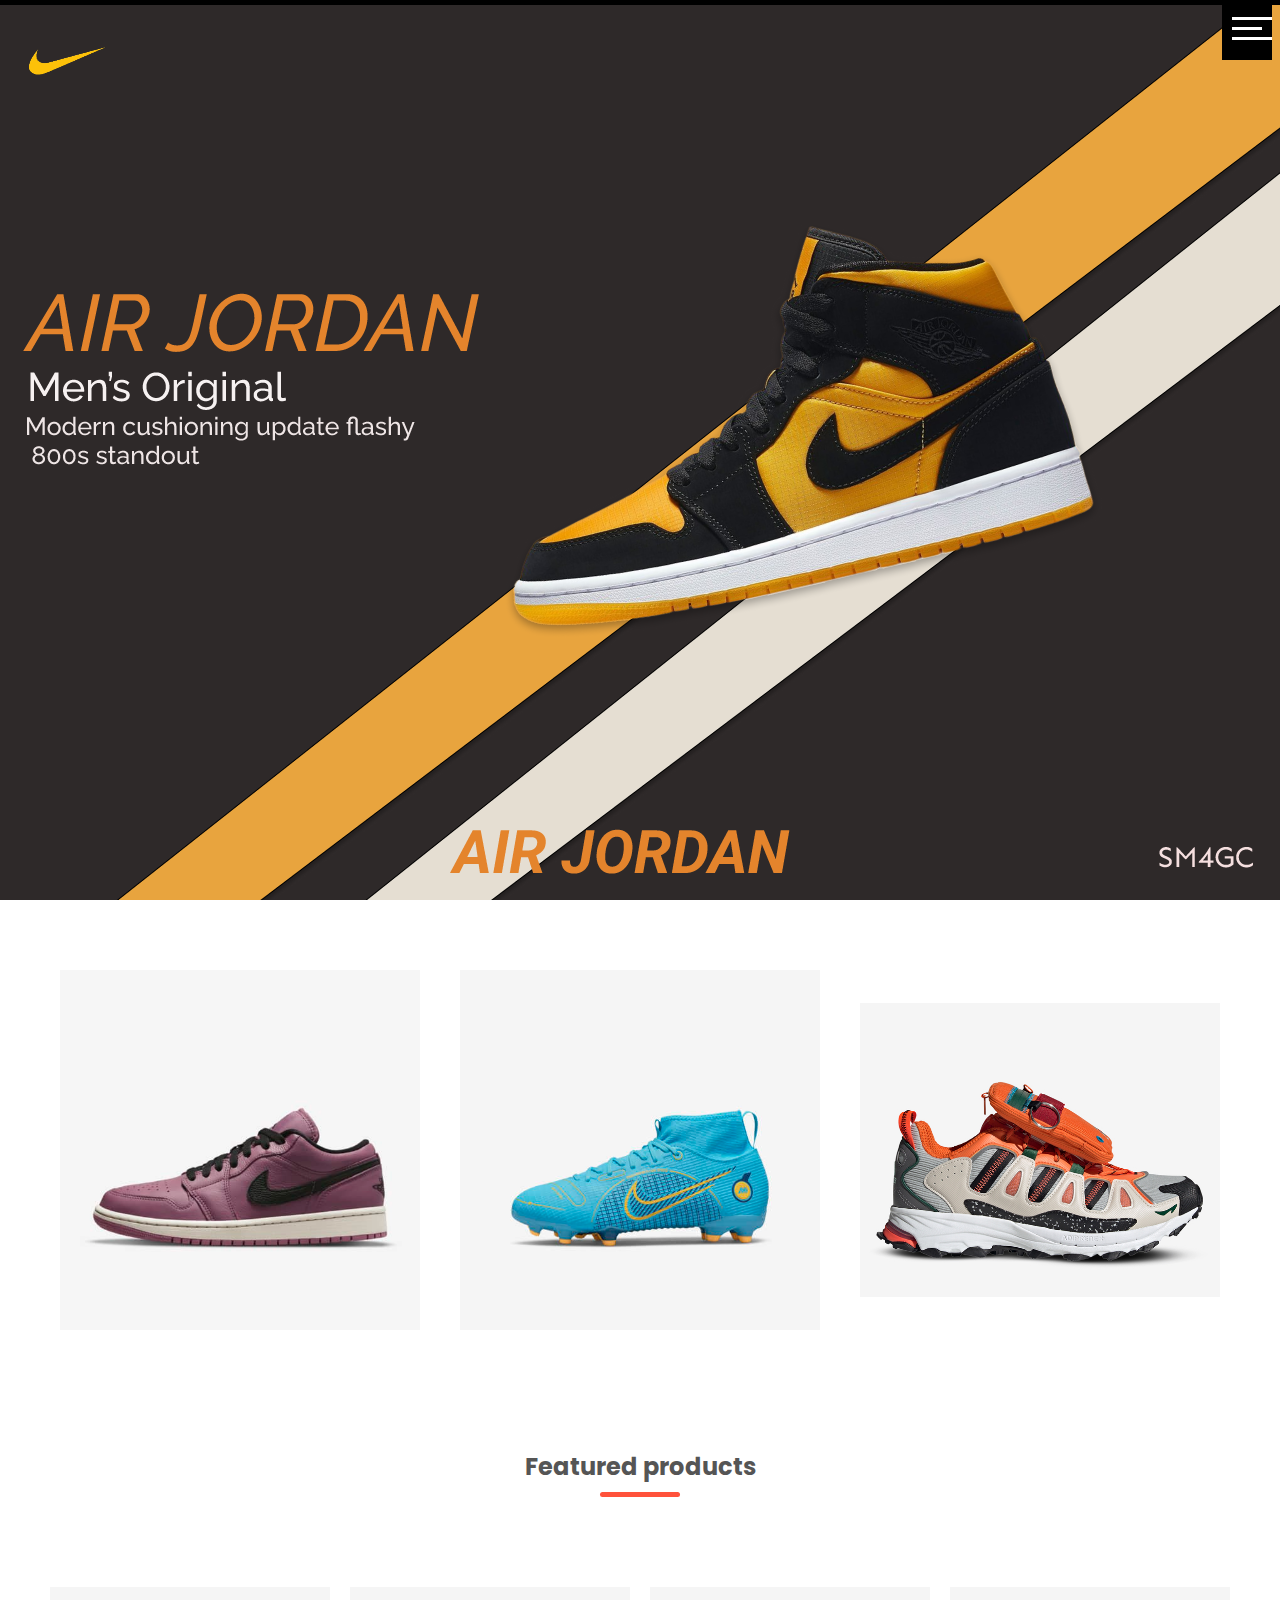
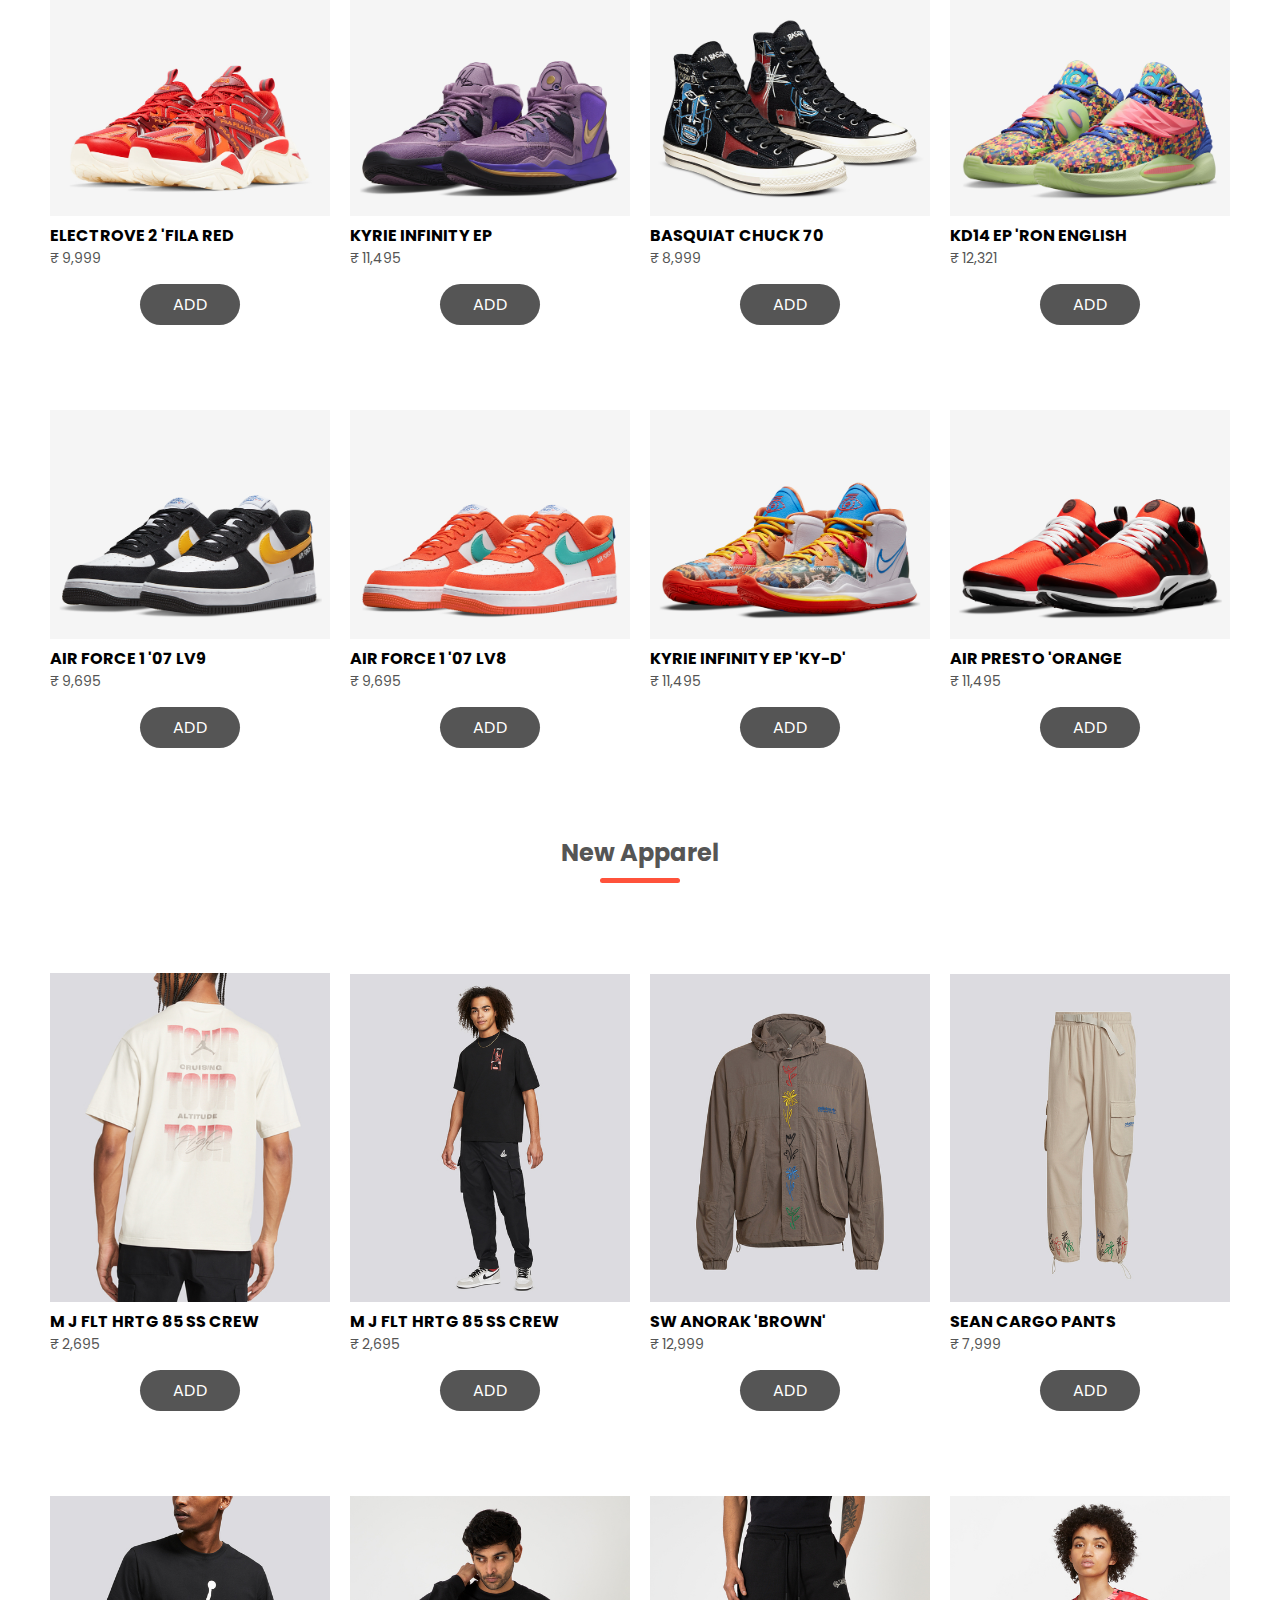
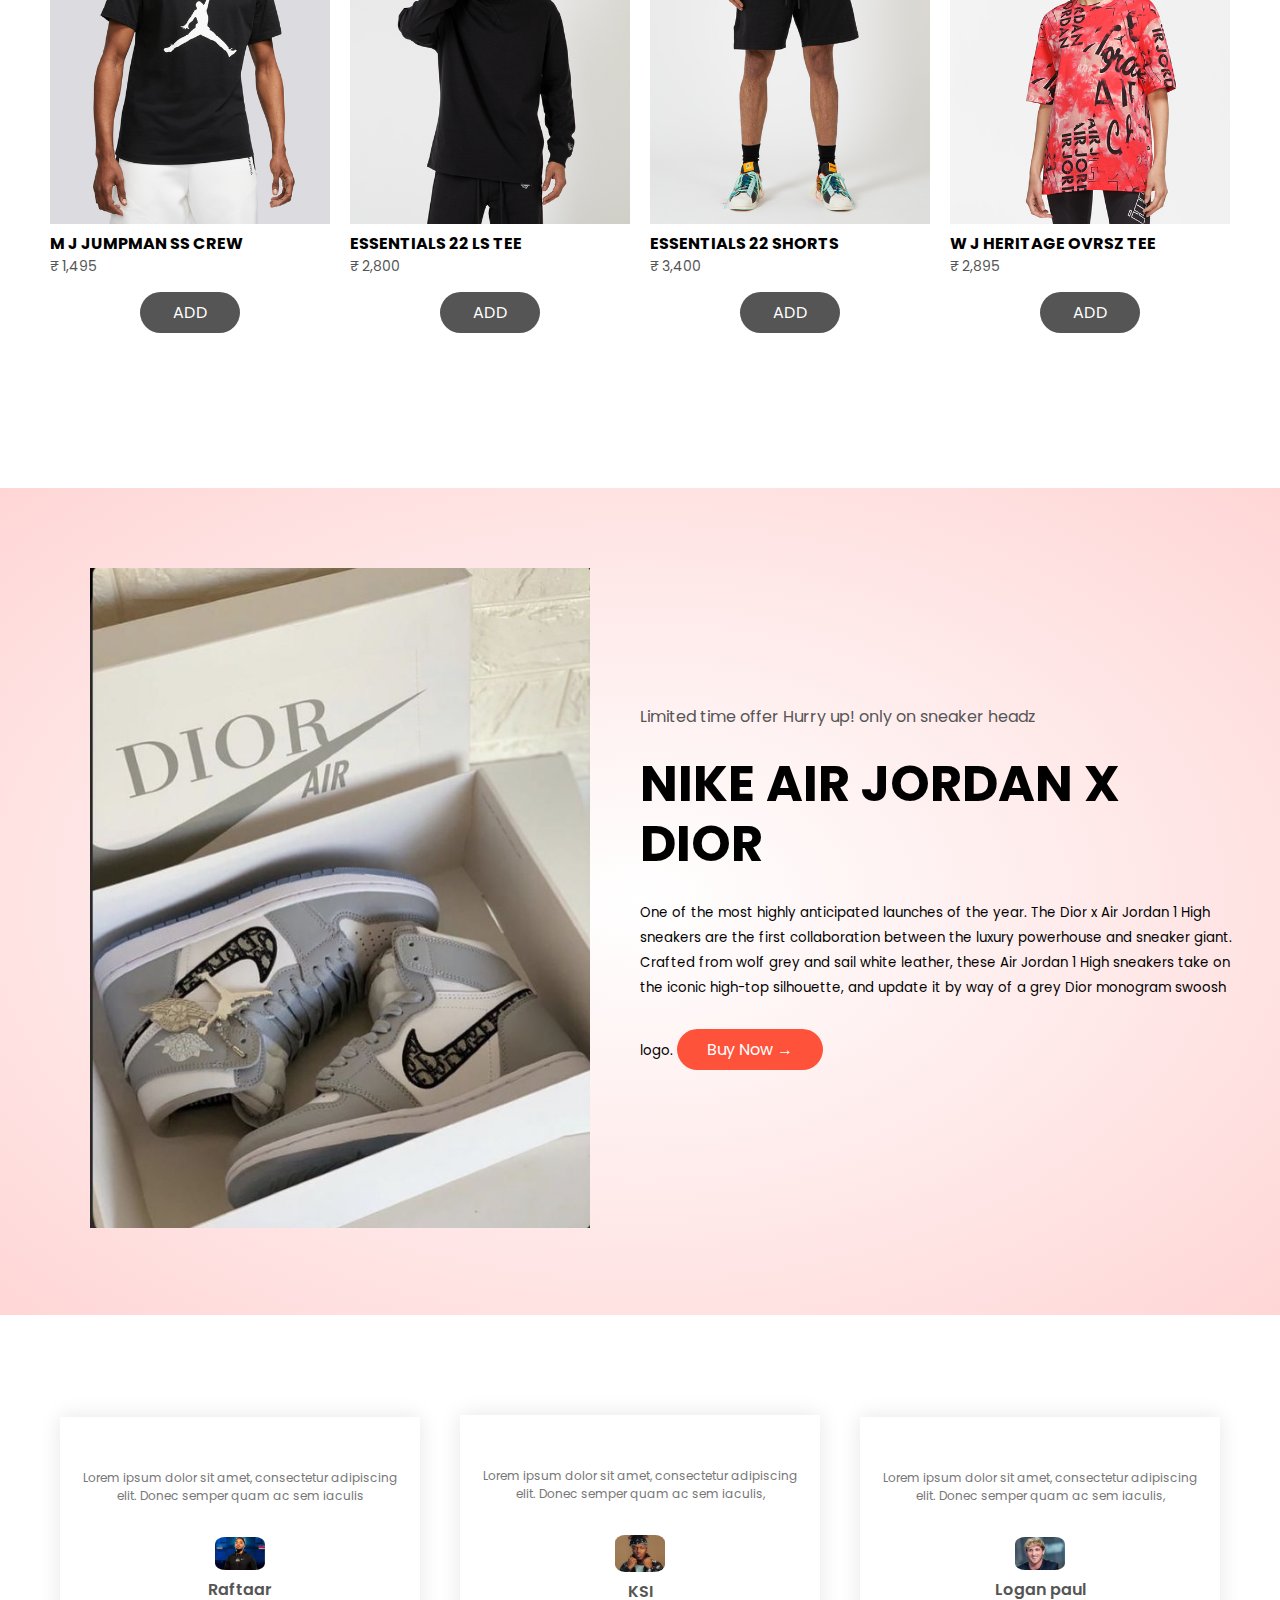
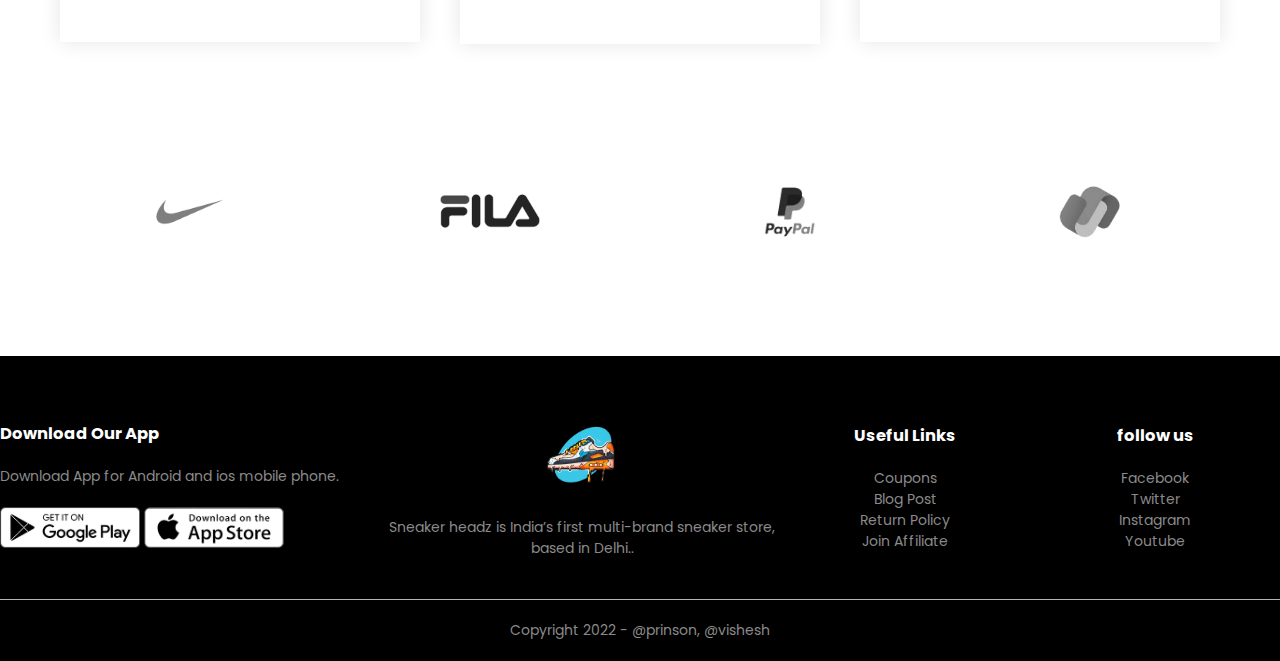
<file: mini project/index.html>
<!DOCTYPE html>
<html lang="en">

<head>
	<meta charset="UTF-8">
	<meta name="viewport" content="width=device-width, initial-scale=1.0">
	<title>SNEAKER HEADZ</title>
	<link rel="stylesheet" href="style.css">
	<link rel="preconnect" href="https://fonts.googleapis.com">
	<link rel="preconnect" href="https://fonts.gstatic.com" crossorigin>
	<link href="https://fonts.googleapis.com/css2?family=Poppins:ital,wght@0,300;0,400;0,500;0,700;1,600&display=swap"
		rel="stylesheet">
		<link rel="stylesheet" href="https://use.fontawesome.com/releases/v5.15.4/css/all.css" integrity="sha384-DyZ88mC6Up2uqS4h/KRgHuoeGwBcD4Ng9SiP4dIRy0EXTlnuz47vAwmeGwVChigm" crossorigin="anonymous">
    <style>
	    .btn-mid{
			margin:15px auto;
			display: block;
			width:100px;
			text-align: center;
			background-color: #555;
		}
		.small-container {
            max-width: 1250px;
		}
		.menu{
			width: 50px;
			height:60px;
			display: flex;
			justify-content: flex-end;
			position: relative;
			left:95.5%;
			background: black;
			overflow: hidden;
			z-index: 5;
		}
		.burger{
			width:2.5rem;
			height:.2rem;
			background: white;
			transition: all .5s ease-in-out;
			margin: 27px 10px;
			
		}
		
		.burger::before,
		.burger::after{
			content: "";
			position: absolute;
			width: 2.5rem;
			height:0.2rem;
			background-color:white;
			transition: all .5s ease-in-out;
		}
	</style>
</head>

<body>

	<div class="header">
		<div id="mySidenav" class="sidenav">
			<a href="javascript:void(0)" class="closebtn" onclick="closeNav()">&times;</a>
			<a href="index.html">Home</a>
			<a href="#">About</a>
			<a href="#">Contact</a>
			<a href="signin.html">login</a>
			<a href="cart.html">Cart</a>
		</div>

		<!-- Use any element to open the sidenav -->
		<div class="menu">
			<div class="burger"></div>
		</div>


		<!-- Add all page content inside this div if you want the side nav to push page content to the right (not used if you only want the sidenav to sit on top of the page -->
	</div>

	<!----categories--->
	<div class="categories">
		<div class="small-container">
			<div class="row">
				<div class="col-3">
					<img src="categories/categories1.jpg">
				</div>
				<div class="col-3">
					<img src="categories/categroies2.jpg">
				</div>
				<div class="col-3">
					<img src="categories/categories4.jpg">
				</div>
			</div>
		</div>
	</div>
	</div>

	<!----products--->
	<div class="small-container">
		<h2 class="title">Featured products</h2>
		<div class="row">
			<div class="col-4">
				<img src="new releases/nw releases1.jpg">
				<h4>ELECTROVE 2 'FILA RED </h4>
				<p>₹ 9,999</p>
				<a href="#" class="btn btn-mid" value="1">ADD</a>
			</div>
			<div class="col-4">
				<img src="new releases/nw releases2.jpg">
				<h4>KYRIE INFINITY EP</h4>
				<p>₹ 11,495 </p>
				<a href="#" class="btn btn-mid" value="2">ADD</a>
			</div>
			<div class="col-4">
				<img src="new releases/nw releases 3.jpg">
				<h4>BASQUIAT CHUCK 70</h4>
				<p>₹ 8,999</p>
				<a href="#" class="btn btn-mid" value="3">ADD</a>
			</div>
			<div class="col-4">
				<img src="new releases/nw releases 4.jpg">
				<h4>KD14 EP 'RON ENGLISH</h4>
				<p>₹ 12,321</p>
				<a href="#" class="btn btn-mid" value="4">ADD</a>
			</div>
			<div class="col-4">
				<img src="new releases/nw releases 5.jpg">
				<h4>AIR FORCE 1 '07 LV9 </h4>
				<p>₹ 9,695</p>
				<a href="#" class="btn btn-mid" value="5">ADD</a>
			</div>
			<div class="col-4">
				<img src="new releases/nw releases 6.jpg">
				<h4>AIR FORCE 1 '07 LV8</h4>
				<p>₹ 9,695</p>
				<a href="#" class="btn btn-mid" value="6">ADD</a>
			</div>
			<div class="col-4">
				<img src="new releases/nw releases 7.jpg">
				<h4>KYRIE INFINITY EP 'KY-D'</h4>
				<p>₹ 11,495</p>
				<a href="#" class="btn btn-mid" value="7">ADD</a>
			</div>
			<div class="col-4">
				<img src="new releases/nw releases 8.jpg">
				<h4>AIR PRESTO 'ORANGE</h4>
				<p>₹ 11,495</p>
				<a href="#" class="btn btn-mid" value="8">ADD</a>
			</div>
		</div>
		<h2 class="title">New Apparel</h2>
		<div class="row">
			<div class="col-4">
				<img src="accessories/acce1.jpg">
				<h4>M J FLT HRTG 85 SS CREW</h4>
				<p>₹ 2,695</p>
				<a href="#" class="btn btn-mid" value="9">ADD</a>
			</div>
			<div class="col-4">
				<img src="accessories/acce2.jpg">
				<h4>M J FLT HRTG 85 SS CREW </h4>
				<p>₹ 2,695</p>
				<a href="#" class="btn btn-mid" value="11">ADD</a>
			</div>
			<div class="col-4">
				<img src="accessories/acce3.jpg">
				<h4>SW ANORAK 'BROWN'</h4>
				<p>₹ 12,999</p>
				<a href="#" class="btn btn-mid" value="12">ADD</a>
			</div>
			<div class="col-4">
				<img src="accessories/acce4.jpg">
				<h4>SEAN  CARGO PANTS</h4>
				<p>₹ 7,999</p>
				<a href="#" class="btn btn-mid" value="13">ADD</a>
			</div>
			<div class="col-4">
				<img src="accessories/acc5.jpg">
				<h4>M J JUMPMAN SS CREW</h4>
				<p>₹ 1,495</p>
				<a href="#" class="btn btn-mid">ADD</a>
			</div>
			<div class="col-4">
				<img src="accessories/acce6.jpg">
				<h4>ESSENTIALS 22 LS TEE </h4>
				<p>₹ 2,800</p>
				<a href="#" class="btn btn-mid">ADD</a>
			</div>
			<div class="col-4">
				<img src="accessories/acce7.jpg">
				<h4>ESSENTIALS 22 SHORTS</h4>
				<p>₹ 3,400</p>
				<a href="#" class="btn btn-mid">ADD</a>
			</div>
			<div class="col-4">
				<img src="accessories/acce8.jpg">
				<h4>W J HERITAGE OVRSZ TEE</h4>
				<p>₹ 2,895</p>
				<a href="#" class="btn btn-mid">ADD</a>
			</div>
		</div>
	</div>
	<!----limited edition-->
	<div class="limited">
		<div class="small-container">
			<div class="row">
				<div class="col-5">
					<img src="limited edition/limited.jpg" class="limited-img">
				</div>
				<div class="col-5">
					<p>Limited time offer Hurry up! only on sneaker headz</p>
					<h1>NIKE AIR JORDAN X DIOR</h1>
					<small>One of the most highly anticipated launches of the year. The Dior x Air Jordan 1 High
						sneakers are the first collaboration between the luxury powerhouse and sneaker giant. Crafted
						from wolf grey and sail white leather, these Air Jordan 1 High sneakers take on the iconic
						high-top silhouette, and update it by way of a grey Dior monogram swoosh logo. </small>
					<a href="" class="btn">Buy Now &#8594;</a>

				</div>
			</div>
		</div>
	</div>



	<!----testimonial-->
	<div class="testimonial">
		<div class="small-container">
			<div class="row">
				<div class="col-3">
					<i class="fa fa-quote-left"></i>
					<p>Lorem ipsum dolor sit amet, consectetur adipiscing elit. Donec semper quam ac sem iaculis</p>
					<div class="rating">
						<i class="fa fa-star"></i>
						<i class="fa fa-star"></i>
						<i class="fa fa-star"></i>
						<i class="fa fa-star"></i>
						<i class="fa fa-star-o"></i>
					</div>
					<img src="testimonial/download.jpg">
					<h3>Raftaar</h3>
				</div>
				<div class="col-3">
					<i class="fa fa-quote-left"></i>
					<p>Lorem ipsum dolor sit amet, consectetur adipiscing elit. Donec semper quam ac sem iaculis, </p>
					<div class="rating">
						<i class="fa fa-star"></i>
						<i class="fa fa-star"></i>
						<i class="fa fa-star"></i>
						<i class="fa fa-star"></i>
						<i class="fa fa-star-o"></i>
					</div>
					<img src="testimonial/download (1).jpg">
					<h3>KSI</h3>
				</div>
				<div class="col-3">
					<i class="fa fa-quote-left"></i>
					<p>Lorem ipsum dolor sit amet, consectetur adipiscing elit. Donec semper quam ac sem iaculis, </p>
					<div class="rating">
						<i class="fa fa-star"></i>
						<i class="fa fa-star"></i>
						<i class="fa fa-star"></i>
						<i class="fa fa-star"></i>
						<i class="fa fa-star-o"></i>
					</div>
					<img src="testimonial/download (2).jpg">
					<h3>Logan paul</h3>
				</div>
			</div>
		</div>
	</div>
	<!-------------------brands--------------->
	<div class="brands">
		<div class="small-container">
			<div class="row">
				<div class="col-6">
					<img src="brands/brand1.png">
				</div>
				<div class="col-6">
					<img src="brands/brands2.png">
				</div>
				<div class="col-6">
					<img src="brands/brands3.png">
				</div>
				<div class="col-6">
					<img src="brands/brands4.png">
				</div>
			</div>
		</div>
	</div>

	<!----footer------>
	<div class="footer">
		<div class="row">
			<div class="footer-col-1">
				<h3>Download Our App</h3>
				<p>Download App for Android and ios mobile phone.</p>
				<div class="app-logo">
					<img src="brands/play-store.png">
					<img src="brands/app-store.png">
				</div>
			</div>
			<div class="footer-col-2">
				<img src="brands/download-removebg-preview.png">
				<p>Sneaker headz is India’s first multi-brand sneaker store, based in Delhi..</p>
			</div>
			<div class="footer-col-3">
				<h3>Useful Links</h3>
				<ul>
					<li>Coupons</li>
					<li>Blog Post</li>
					<li>Return Policy</li>
					<li>Join Affiliate</li>
				</ul>
			</div>
			<div class="footer-col-4">
				<h3>follow us</h3>
				<ul>
					<li>Facebook</li>
					<li>Twitter</li>
					<li>Instagram</li>
					<li>Youtube</li>
				</ul>
			</div>
		</div>
		<hr>
		<p class="copyright">Copyright 2022 - @prinson, @vishesh</p>

	</div>
	<!-------js for toglle----->
	<script>
		// var menuitems = document.getElementById(".menuitems");

		// menuitems.style.maxHeight = "0px";

		// function menutoggle(){
		// 	if(menuitems.style.maxHeight == "0px")
		// {
		// 	menuitems.style.maxHeight = "200px";
		// }
		// else
		// {
		// 	menuitems.style.maxHeight = "0px";
		// }



		const menu = document.querySelector(".menu");
		const nav = document.querySelector(".sidenav");
		let menuopen = false;
		menu.addEventListener('click', () => {
			if (!menuopen) {
				menu.classList.add("open");
				nav.style.width = "200px"
				menuopen = true;
				menu.style.display = "none";
			}
			else {
				menu.classList.remove("open");
				menuopen = false;
			}
		});

		function closeNav() {
			nav.style.width = "0px";
			menu.style.display = "block";
			menu.classList.remove("open");
			menuopen = false;
		}


		const add = document.querySelectorAll(".btn-mid");
        const hello = document.querySelectorAll(".btn-mid").length;
        console.log(hello);
		var i;
		for (i=0;i<hello;i++)
		{
			add[i].addEventListener('click' , ()=>
			{
				alert("prodcut added to cart");
			})
		}



	</script>
</body>

</html>
</file>
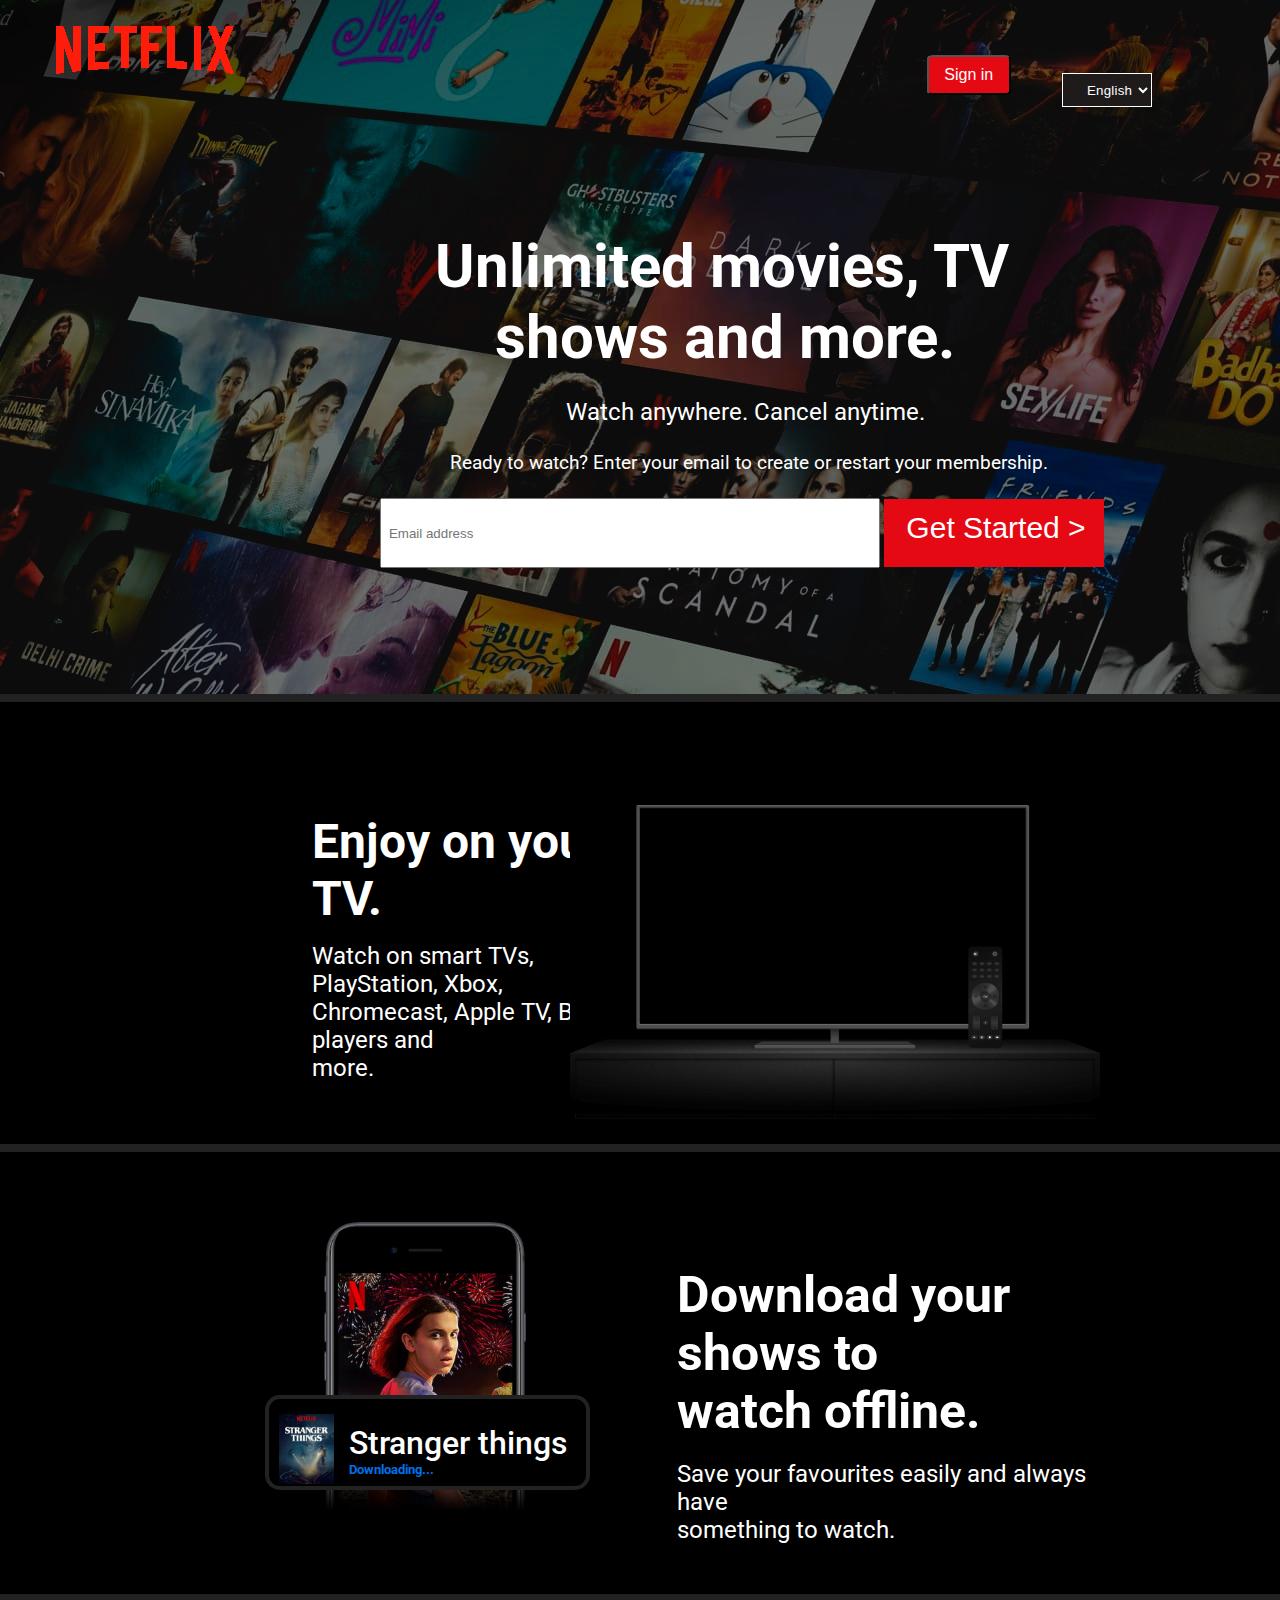
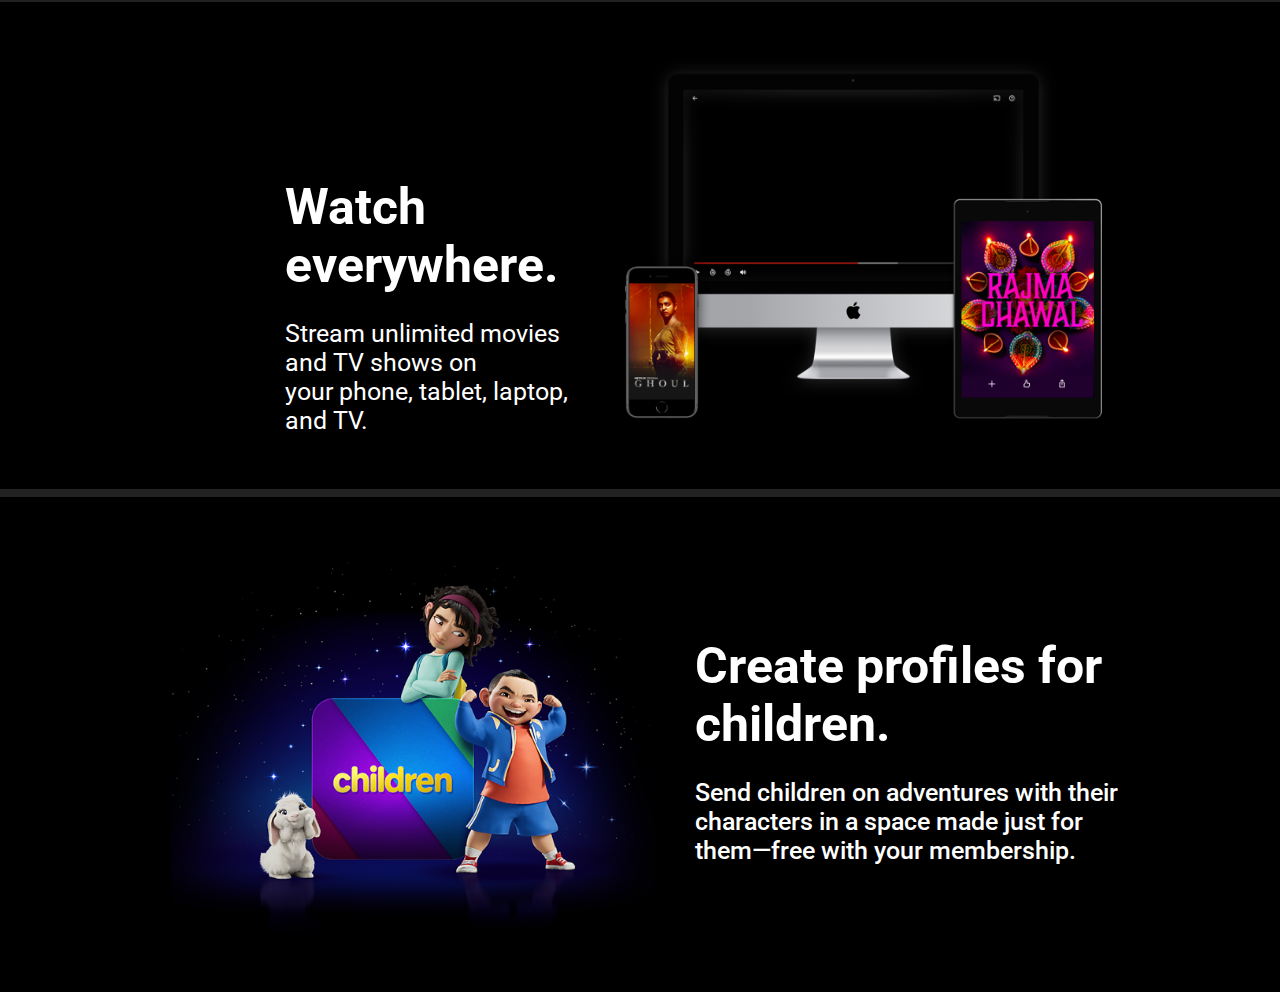
<file: NETFLIX-W/index.html>
<!DOCTYPE html>
<html lang="en">
<head>
    <link rel="preconnect" href="https://fonts.googleapis.com">
<link rel="preconnect" href="https://fonts.gstatic.com" crossorigin>
<link href="https://fonts.googleapis.com/css2?family=Roboto:wght@100;300;400;500;700&display=swap" rel="stylesheet">
    <link rel="stylesheet" href="style.css">
    <link rel="icon" href="resources/Netflix-Emblem.jpg" style="width:600%; height: 60%;">
    <link rel="stylesheet" href="https://cdnjs.cloudflare.com/ajax/libs/font-awesome/6.1.1/css/all.min.css" integrity="sha512-KfkfwYDsLkIlwQp6LFnl8zNdLGxu9YAA1QvwINks4PhcElQSvqcyVLLD9aMhXd13uQjoXtEKNosOWaZqXgel0g==" crossorigin="anonymous" referrerpolicy="no-referrer" />
    <meta charset="UTF-8">
    <meta http-equiv="X-UA-Compatible" content="IE=edge">
    <meta name="viewport" content="width=device-width, initial-scale=1.0">
    <title>Netflix India – Watch TV Shows Online, Watch Movies Online</title>
</head>
<body>
    <section>
        <article class="banner">

            <div class="logo">
                <img src="resources/R.png" alt="logo">

            </div>

            <div class="lang">
                <select>
                    <div class="icon">
                        <i class="fa-solid fa-globe"></i>
                    </div>
                   <option value=""><i class="fa-solid fa-globe" style="fill: white;"></i>English</option>
                   <option value="">hindi</option>
                </select>
                </div>
            </div>

            <div class="sign-in">   
                <button>Sign in</button> 
            </div>
            <section id="text">
                <div class="h1-t">
                    <h1>Unlimited movies, TV<br> &nbsp; &nbsp; shows and more.</h1>
                    <h2>&nbsp;Watch anywhere. Cancel anytime.</h2>
                    <p>Ready to watch? Enter your email to create or restart your membership.</p>
                    <input type="email" placeholder="  Email address">
                    <button>Get Started ></button>
                </div>
            </section>
        </article>
    </section>
    <section id="anime-banner">
        <article id="ani-article">
            <div class="ani-text">
                <h1>Enjoy on your TV.</h1>
                <h2>Watch on smart TVs, PlayStation, Xbox,<br> Chromecast, Apple TV, Blu-ray players and<br> more.</h2>
            </div>
            <div class="anime-card">
                <img src="resources/tv.png" alt="story-tv" class="story-cardimg">
                <video src="https://assets.nflxext.com/ffe/siteui/acquisition/ourStory/fuji/desktop/video-tv-in-0819.m4v" class="story-cardvideo" autoplay playsinline muted loop></video>
            </div>
        </article>
    </section>
    <section id="thirdbanner">
        <article id="thirdarticle">
            <div class="stranger-things">
                <img src="resources/mobile-0819.jpg" alt="mobile">
                <div class="box">
                    <img src="resources/boxshot.png" alt="boxshot">
                    <h1>Stranger things</h1>
                    <h2>Downloading...</h2>
                </div>
            </div>
            <div class="third-text">
                <h1>Download your shows to<br> watch offline.</h1>
                <h2>Save your favourites easily and always have<br> something to watch.</h2>
            </div>
        </article>
    </section>
    <section id="fourth-sec">
        <article id="fourth-article">
            <div class="fourth-text">
                <h1>Watch everywhere.</h1>
                <h2>Stream unlimited movies and TV shows on<br> your phone, tablet, laptop, and TV.</h2>
            </div>
            <div class="fourth-img">
                <video src="https://assets.nflxext.com/ffe/siteui/acquisition/ourStory/fuji/desktop/video-devices-in.m4v" autoplay playsinline muted loop></video>
                <img src="resources/device-pile-in.png" alt="device">
            </div>
        </article>
    </section>
    <section id="fifth-banner">
        <article id="fifth-article">
            <div class="fifth-img">
                <img src="resources/5thsec.png" alt="children">

            </div>
            <div class="fifth-text">
                <h1>Create profiles for<br> children.</h1>
                <h2>Send children on adventures with their <br> characters in a space made just for <br> them—free with your membership.</h2>

            </div>

        </article>
    </section>
</body>
</html>
</file>
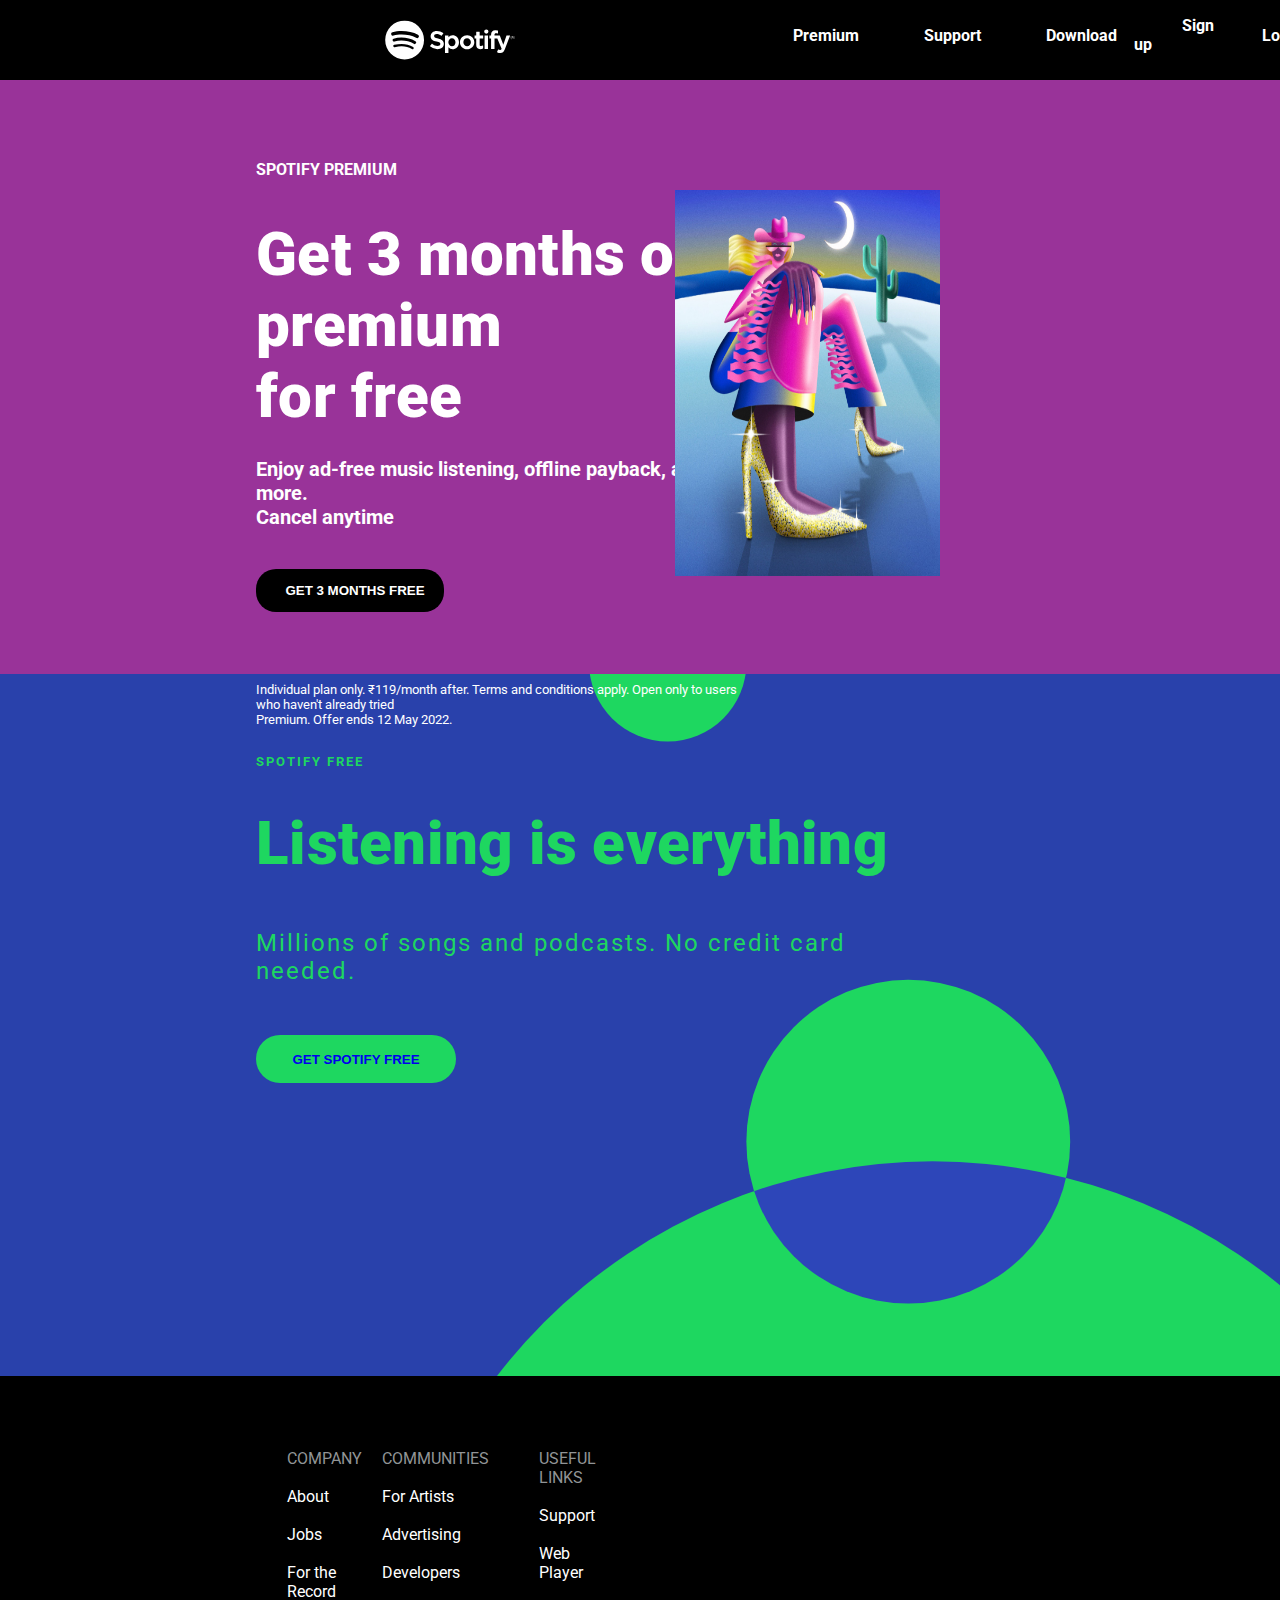
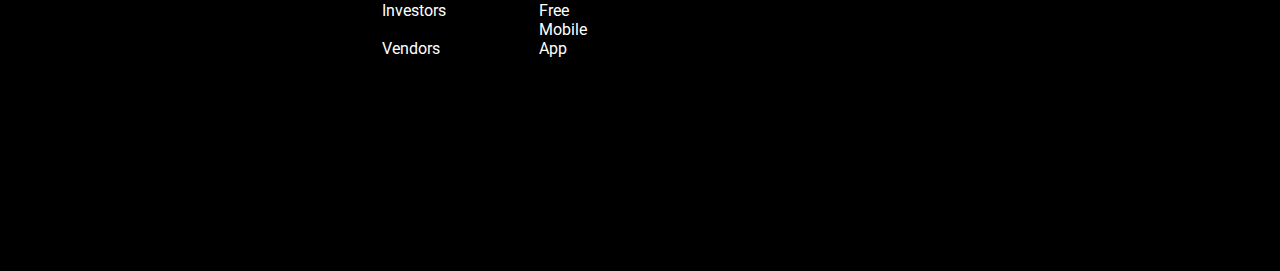
<file: spotify/index.html>
<!DOCTYPE html>
<html lang="en">
<head>
    <link rel="stylesheet" href="https://cdnjs.cloudflare.com/ajax/libs/font-awesome/6.1.1/css/all.min.css" integrity="sha512-KfkfwYDsLkIlwQp6LFnl8zNdLGxu9YAA1QvwINks4PhcElQSvqcyVLLD9aMhXd13uQjoXtEKNosOWaZqXgel0g==" crossorigin="anonymous" referrerpolicy="no-referrer" />
    <meta charset="UTF-8">
    <link rel="icon" href="resources/icon.webp" style="height: 8px; width: 18px;">
    <link rel="preconnect" href="https://fonts.googleapis.com">
<link rel="preconnect" href="https://fonts.gstatic.com" crossorigin>
<link href="https://fonts.googleapis.com/css2?family=Roboto:wght@100;300;400;500;700&display=swap" rel="stylesheet">
    <meta http-equiv="X-UA-Compatible" content="IE=edge">
    <meta name="viewport" content="width=device-width, initial-scale=1.0">
    <link rel="stylesheet" href="style.css">
    <title>SPOTIFY</title>
</head>
<body>
    <!-----NAVBAR-->
    <section>
        <article>
            <div class="nav1">
                <svg id="svg1" viewBox="0 0 63 20" xmlns="http://www.w3.org/2000/svg" preserveAspectRatio="xMidYMin meet"><g fill-rule="evenodd" class="svelte-1gcdbl9"><path d="M61.842 9.506a1.02 1.02 0 0 1-1.023-1.024c0-.562.453-1.03 1.029-1.03a1.02 1.02 0 0 1 1.023 1.024 1.03 1.03 0 0 1-1.029 1.03m.006-1.952a.915.915 0 0 0-.922.928c0 .51.394.921.916.921a.916.916 0 0 0 .922-.927.908.908 0 0 0-.916-.922m.226 1.027l.29.406h-.244l-.26-.372h-.225v.372h-.204V7.912h.48c.249 0 .413.128.413.343 0 .176-.102.284-.25.326m-.172-.485h-.267v.34h.267c.133 0 .212-.065.212-.17 0-.11-.08-.17-.212-.17m-12.804-3.52a1.043 1.043 0 1 0-.001 2.086 1.043 1.043 0 0 0 0-2.087m.72 2.89h-1.454a.107.107 0 0 0-.106.107v6.346c0 .06.047.107.106.107h1.455a.107.107 0 0 0 .107-.107V7.572a.107.107 0 0 0-.107-.107m3.233.006v-.2c0-.592.227-.856.736-.856.303 0 .546.06.82.152a.106.106 0 0 0 .14-.102V5.24a.107.107 0 0 0-.076-.102 3.993 3.993 0 0 0-1.21-.174c-1.343 0-2.053.757-2.053 2.188v.308h-.699a.107.107 0 0 0-.107.106v1.257c0 .059.048.107.107.107h.699v4.99c0 .058.047.106.106.106h1.455a.107.107 0 0 0 .106-.107v-4.99h1.358l2.081 4.99c-.236.523-.468.628-.785.628-.257 0-.527-.077-.803-.228a.109.109 0 0 0-.084-.008.106.106 0 0 0-.063.058l-.493 1.081a.106.106 0 0 0 .045.138c.515.279.98.398 1.554.398 1.074 0 1.668-.5 2.191-1.847L60.6 7.617a.106.106 0 0 0-.099-.146h-1.514a.107.107 0 0 0-.1.072l-1.552 4.431-1.7-4.434a.106.106 0 0 0-.099-.069h-2.485m-5.577-.006h-1.6V5.828a.106.106 0 0 0-.107-.106h-1.455a.107.107 0 0 0-.106.106v1.637h-.7a.106.106 0 0 0-.106.107v1.25c0 .059.048.107.106.107h.7v3.234c0 1.308.65 1.97 1.934 1.97.522 0 .954-.107 1.362-.338a.106.106 0 0 0 .054-.093v-1.19a.106.106 0 0 0-.154-.096c-.28.141-.551.206-.854.206-.467 0-.675-.211-.675-.686V8.929h1.6a.106.106 0 0 0 .107-.107v-1.25a.106.106 0 0 0-.106-.107m-7.671-.133c-1.96 0-3.497 1.51-3.497 3.437 0 1.907 1.526 3.4 3.473 3.4 1.967 0 3.508-1.504 3.508-3.424 0-1.914-1.53-3.413-3.484-3.413m0 5.362c-1.043 0-1.83-.838-1.83-1.95 0-1.115.76-1.924 1.806-1.924 1.05 0 1.84.838 1.84 1.95 0 1.115-.763 1.924-1.816 1.924m-7.014-5.362c-.82 0-1.492.323-2.046.984v-.744a.107.107 0 0 0-.106-.107h-1.455a.107.107 0 0 0-.106.107v8.27c0 .058.048.106.106.106h1.455a.107.107 0 0 0 .106-.106v-2.61c.555.621 1.227.925 2.046.925 1.522 0 3.063-1.172 3.063-3.412s-1.54-3.413-3.063-3.413m1.372 3.413c0 1.14-.703 1.937-1.709 1.937-.995 0-1.745-.833-1.745-1.937s.75-1.937 1.745-1.937c.99 0 1.71.814 1.71 1.937m-8.437-1.81c-1.624-.388-1.913-.66-1.913-1.231 0-.54.508-.903 1.264-.903.732 0 1.459.275 2.22.843a.107.107 0 0 0 .15-.023l.794-1.119a.107.107 0 0 0-.02-.144c-.906-.728-1.927-1.081-3.12-1.081-1.755 0-2.98 1.052-2.98 2.559 0 1.615 1.057 2.187 2.884 2.628 1.554.358 1.817.658 1.817 1.195 0 .594-.53.963-1.385.963-.948 0-1.721-.32-2.587-1.068a.11.11 0 0 0-.078-.026.105.105 0 0 0-.073.038l-.89 1.058a.105.105 0 0 0 .011.148 5.303 5.303 0 0 0 3.581 1.373c1.89 0 3.112-1.033 3.112-2.631 0-1.351-.807-2.098-2.787-2.58M9.507.305a9.41 9.41 0 1 0 0 18.82 9.41 9.41 0 0 0 0-18.82m4.316 13.572a.586.586 0 0 1-.807.195c-2.21-1.35-4.99-1.655-8.266-.907a.586.586 0 1 1-.261-1.143c3.584-.82 6.659-.467 9.139 1.049.276.169.363.53.195.806m1.15-2.562a.734.734 0 0 1-1.008.242c-2.529-1.555-6.385-2.005-9.377-1.097a.735.735 0 0 1-.426-1.404c3.418-1.037 7.666-.534 10.57 1.25a.734.734 0 0 1 .242 1.01m.1-2.669C12.04 6.846 7.036 6.68 4.141 7.56a.88.88 0 1 1-.511-1.684c3.323-1.01 8.849-.814 12.34 1.258a.88.88 0 0 1-.898 1.514"></path></g></svg>

            </div>
            <div class="nav2">
                <ol>
                    <li><a href="https://www.spotify.com/in-en/premium/">Premium</a></li>
                    <li><a href="https://support.spotify.com/in-en/"> Support</a></li>
                    <li><a href="https://support.spotify.com/in-en/" class="download"> Download</a></li>
                    <li class="separator"></li>
                    <li><a href="https://www.spotify.com/in-en/signup">Sign up</a> </li>
                    <li><a href="https://accounts.spotify.com/en/login/?continue=https%3A//open.spotify.com/__noul__%3Fl2l%3D1%26nd%3D1&_locale=en-IN"> Login</a></li>
                </ol>
            </div>
        </article>
    </section>
    <!---middle----->
    <div class="middle">
        <div class="middle-text">
            <h4>SPOTIFY PREMIUM </h4>
            <h1>Get 3 months of premium <br> for free</h1>
            <br>
            <h2>Enjoy ad-free music listening, offline payback, and more.<br>Cancel anytime</h2>
            <button><a href="https://accounts.spotify.com/en/login?continue=https%3A%2F%2Fwww.spotify.com%2Fin-en%2Fpurchase%2Foffer%2F2022-midyear-trial-3m%2F%3Fmarketing-campaign-id%3Ddefault">GET 3 MONTHS FREE</a></button>
            <p>Individual plan only. ₹119/month after. Terms and conditions apply. Open only to users who haven't already tried<br> Premium. Offer ends 12 May 2022.</p>
            </div>
            <div class="middle-img">
                <img src="resources/spotify-middle.jpg" alt="">
            </div>
    </div>
    <!--------bottom-->
    <div class="bottom">
        
        <div class="bottom-text">
            <p>SPOTIFY FREE</p>
            <h1>Listening is everything</h1>
            <h2>Millions of songs and podcasts. No credit card <br>needed.</h2>
            <button ><a href="https://www.spotify.com/in-en/signup?forward_url=https%3A%2F%2Fwww.spotify.com%2Fin-en%2Fdownload%2F" style="text-decoration: none;">GET SPOTIFY FREE</a></button>
        </div>
    </div>
    <!-----FOOTER-->
    <section class="niche">
        <article class="oye-oye">
            <div class="footer-logo">
                <svg id="svg2" viewBox="0 0 63 20" xmlns="http://www.w3.org/2000/svg" preserveAspectRatio="xMidYMin meet"><g fill-rule="evenodd" class="svelte-1gcdbl9"><path d="M61.842 9.506a1.02 1.02 0 0 1-1.023-1.024c0-.562.453-1.03 1.029-1.03a1.02 1.02 0 0 1 1.023 1.024 1.03 1.03 0 0 1-1.029 1.03m.006-1.952a.915.915 0 0 0-.922.928c0 .51.394.921.916.921a.916.916 0 0 0 .922-.927.908.908 0 0 0-.916-.922m.226 1.027l.29.406h-.244l-.26-.372h-.225v.372h-.204V7.912h.48c.249 0 .413.128.413.343 0 .176-.102.284-.25.326m-.172-.485h-.267v.34h.267c.133 0 .212-.065.212-.17 0-.11-.08-.17-.212-.17m-12.804-3.52a1.043 1.043 0 1 0-.001 2.086 1.043 1.043 0 0 0 0-2.087m.72 2.89h-1.454a.107.107 0 0 0-.106.107v6.346c0 .06.047.107.106.107h1.455a.107.107 0 0 0 .107-.107V7.572a.107.107 0 0 0-.107-.107m3.233.006v-.2c0-.592.227-.856.736-.856.303 0 .546.06.82.152a.106.106 0 0 0 .14-.102V5.24a.107.107 0 0 0-.076-.102 3.993 3.993 0 0 0-1.21-.174c-1.343 0-2.053.757-2.053 2.188v.308h-.699a.107.107 0 0 0-.107.106v1.257c0 .059.048.107.107.107h.699v4.99c0 .058.047.106.106.106h1.455a.107.107 0 0 0 .106-.107v-4.99h1.358l2.081 4.99c-.236.523-.468.628-.785.628-.257 0-.527-.077-.803-.228a.109.109 0 0 0-.084-.008.106.106 0 0 0-.063.058l-.493 1.081a.106.106 0 0 0 .045.138c.515.279.98.398 1.554.398 1.074 0 1.668-.5 2.191-1.847L60.6 7.617a.106.106 0 0 0-.099-.146h-1.514a.107.107 0 0 0-.1.072l-1.552 4.431-1.7-4.434a.106.106 0 0 0-.099-.069h-2.485m-5.577-.006h-1.6V5.828a.106.106 0 0 0-.107-.106h-1.455a.107.107 0 0 0-.106.106v1.637h-.7a.106.106 0 0 0-.106.107v1.25c0 .059.048.107.106.107h.7v3.234c0 1.308.65 1.97 1.934 1.97.522 0 .954-.107 1.362-.338a.106.106 0 0 0 .054-.093v-1.19a.106.106 0 0 0-.154-.096c-.28.141-.551.206-.854.206-.467 0-.675-.211-.675-.686V8.929h1.6a.106.106 0 0 0 .107-.107v-1.25a.106.106 0 0 0-.106-.107m-7.671-.133c-1.96 0-3.497 1.51-3.497 3.437 0 1.907 1.526 3.4 3.473 3.4 1.967 0 3.508-1.504 3.508-3.424 0-1.914-1.53-3.413-3.484-3.413m0 5.362c-1.043 0-1.83-.838-1.83-1.95 0-1.115.76-1.924 1.806-1.924 1.05 0 1.84.838 1.84 1.95 0 1.115-.763 1.924-1.816 1.924m-7.014-5.362c-.82 0-1.492.323-2.046.984v-.744a.107.107 0 0 0-.106-.107h-1.455a.107.107 0 0 0-.106.107v8.27c0 .058.048.106.106.106h1.455a.107.107 0 0 0 .106-.106v-2.61c.555.621 1.227.925 2.046.925 1.522 0 3.063-1.172 3.063-3.412s-1.54-3.413-3.063-3.413m1.372 3.413c0 1.14-.703 1.937-1.709 1.937-.995 0-1.745-.833-1.745-1.937s.75-1.937 1.745-1.937c.99 0 1.71.814 1.71 1.937m-8.437-1.81c-1.624-.388-1.913-.66-1.913-1.231 0-.54.508-.903 1.264-.903.732 0 1.459.275 2.22.843a.107.107 0 0 0 .15-.023l.794-1.119a.107.107 0 0 0-.02-.144c-.906-.728-1.927-1.081-3.12-1.081-1.755 0-2.98 1.052-2.98 2.559 0 1.615 1.057 2.187 2.884 2.628 1.554.358 1.817.658 1.817 1.195 0 .594-.53.963-1.385.963-.948 0-1.721-.32-2.587-1.068a.11.11 0 0 0-.078-.026.105.105 0 0 0-.073.038l-.89 1.058a.105.105 0 0 0 .011.148 5.303 5.303 0 0 0 3.581 1.373c1.89 0 3.112-1.033 3.112-2.631 0-1.351-.807-2.098-2.787-2.58M9.507.305a9.41 9.41 0 1 0 0 18.82 9.41 9.41 0 0 0 0-18.82m4.316 13.572a.586.586 0 0 1-.807.195c-2.21-1.35-4.99-1.655-8.266-.907a.586.586 0 1 1-.261-1.143c3.584-.82 6.659-.467 9.139 1.049.276.169.363.53.195.806m1.15-2.562a.734.734 0 0 1-1.008.242c-2.529-1.555-6.385-2.005-9.377-1.097a.735.735 0 0 1-.426-1.404c3.418-1.037 7.666-.534 10.57 1.25a.734.734 0 0 1 .242 1.01m.1-2.669C12.04 6.846 7.036 6.68 4.141 7.56a.88.88 0 1 1-.511-1.684c3.323-1.01 8.849-.814 12.34 1.258a.88.88 0 0 1-.898 1.514"></path></g></svg>
            </div>
            <div class="footer-ol-1">
                <ol>
                    <li class="comp">COMPANY</li><br>
                    <li>About</li><br>
                    <li>Jobs</li><br>
                    <li>For the Record</li>
                </ol>
            </div>
            <div class="footer-ol-2">
                <ol>
                    <li class="comm">COMMUNITIES</li><br>
                    <li>For Artists</li><br>
                    <li>Advertising</li><br>
                    <li>Developers</li><br>
                    <li>Investors</li><br>
                    <li>Vendors</li>
                </ol>
            </div>
            <div class="footer-ol-3">
                <ol>
                <li class="use">USEFUL LINKS</li><br>
                <li>Support</li><br>
                <li>Web Player</li><br>
                <li>Free Mobile App</li>
            </ol>
            </div>
            <div class="social">
                <div class="insta">
                    <i class="fa-brands fa-instagram-square"></i>
                </div>
                <div class="facebook"><i class="fa-brands fa-facebook"></i></div>
                <div class="twitter"><i class="fa-brands fa-twitter-square"></i></div>
            </div>
        </article>
        </section>
</body>
</html>
</file>
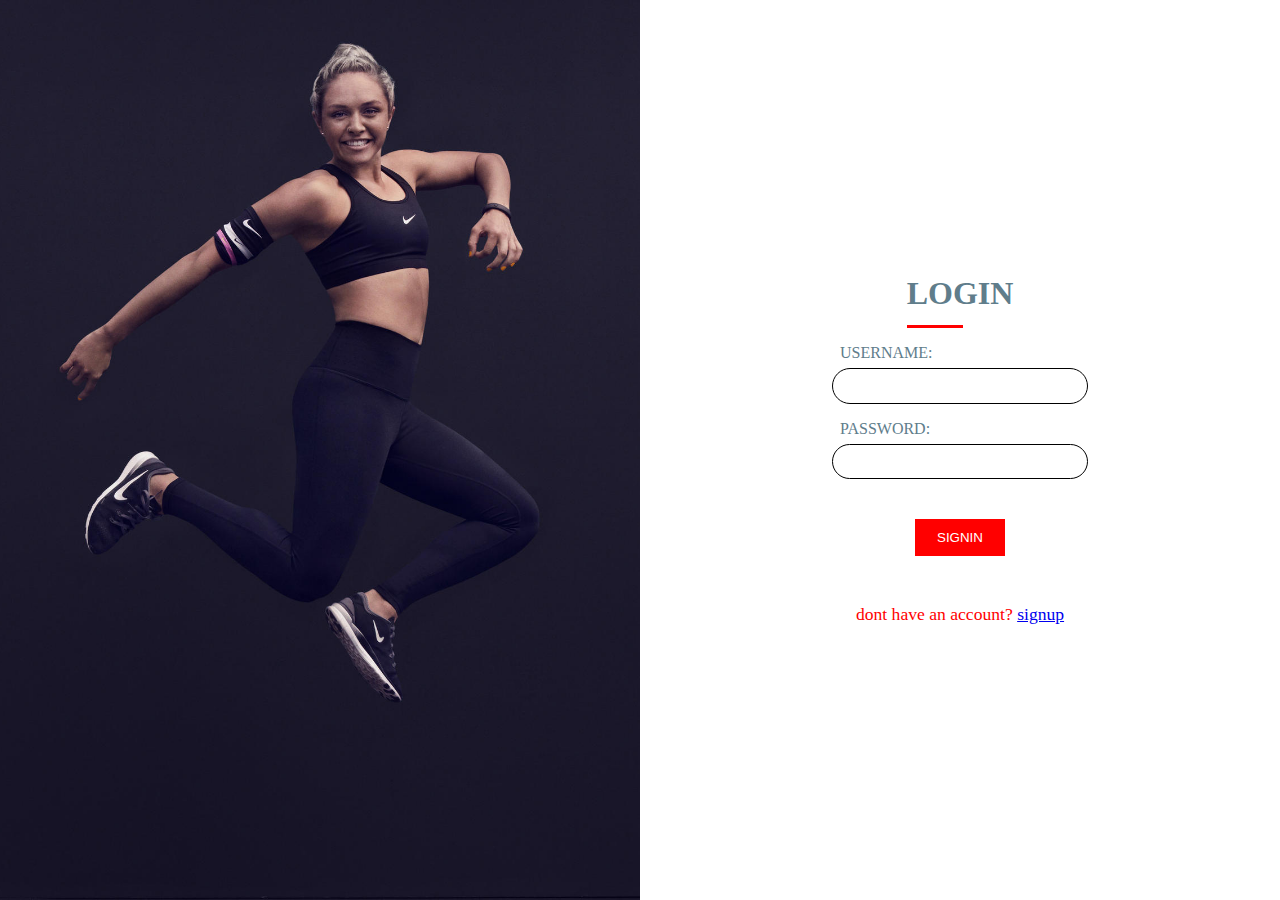
<file: mini project/signin.html>
<!DOCTYPE html>
<html lang="en">
<head>
    <meta charset="UTF-8">
    <meta http-equiv="X-UA-Compatible" content="IE=edge">
    <meta name="viewport" content="width=device-width, initial-scale=1.0">

    <title>VP</title>

    <style>
        *{
            margin: 0;
            padding: 0;
            box-sizing: border-box;
        }
        section{
            width:100vw;
            height:100vh;
            display: flex;
            flex-direction: row;
            position: relative;
        }
        .left-part{
            width:50%;
            height:100%;
            position: relative;
        }
        .image{
            object-fit: cover;
            position: absolute;
            width: 100%;
            height:100%;
            object-position: top;
            left:0;
            top:0;
        }
        .right-part{
            width:50%;
            height:100%; 
            display: flex;
            align-items: center;
            justify-content: center;
            position: relative;
        }
      
        .form-box{
            width:40%;
     
        }
        .form-box h1{
            text-align: center;
            padding-bottom:1rem;
            text-transform: uppercase;
            position: relative;
            color:#607d8b;
        }

        .form-box h1::before{
            content: "";
            position: absolute;
            bottom:0;
            width:22%;
            height:0.2rem;
            background-color: red;
        }
        .input-box{
            padding-top:1rem;
        }
        .input-box input{
            width:100%;
            height:2.2rem;
            border-radius: 2rem;
            outline:none;
            border:1px solid black;
            margin-top:.4rem;
            text-align:center;
            color:red;
        }
        .input-box input:focus{
            border: 2px solid red;
        }
        .input-box span{
            margin-left:.5rem;
            text-transform: uppercase;
            color:#607d8b;
        }
        button{
            margin: 20px auto;
            display: block;
            width:35%;
            height:2.3rem;
            border:2px solid red;
            background-color: red;
            color:white;
            text-transform: uppercase;
            margin-top: 2.5rem;;
        }
        button:hover{
            color:#607d8b;
            background-color:white;
        }

        .form-box p{
            margin-top:3rem;
            font-size: 1.1rem;
            color:red;
            text-align:center;
        }

        @media (max-width:1024px) {
            .form-box {
             width: 58%;
            }
        }
        @media (max-width:768px) {
          
            .left-part {
                width: 100%;
                height: 100%;
                position: absolute;
            }

            .right-part {
                width: 100%;
                height: 100%;
                display: flex;
                align-items: center;
                justify-content: center;
                z-index:1;
            }
            .form-box {
             width: 60%;
             background:linear-gradient(rgba(0,0,0,0.3),rgba(0,0,0,0.5));
             padding:3rem;
            }
        }
        @media (max-width:425px)
        {
            .form-box{
                width:100%;
                padding:1rem;
            }
            .form-box h1::before{
               width:28%;
            }
        }
    </style>
</head>
<body>
    <section>
        <div class="left-part">
            <img src="athelete.jpg" class="image" alt="">
        </div>
        <div class="right-part">
            <div class="form-box">
                <h1>login</h1>
                <form action="action2.php" method="post">
                   <div class="input-box">
                       <span>username:</span>
                       <input type="text" name="username" >
                   </div>
                   <div class="input-box">
                       <span>password:</span>
                       <input type="text" name="password" 
                   </div>
                 <button type="submit">signin</button>

                 <p>dont have an account? <a href="signup.html">signup</a></p>
                </form>
            </div>
        </div>
    </section>
</body>
</html>
</file>
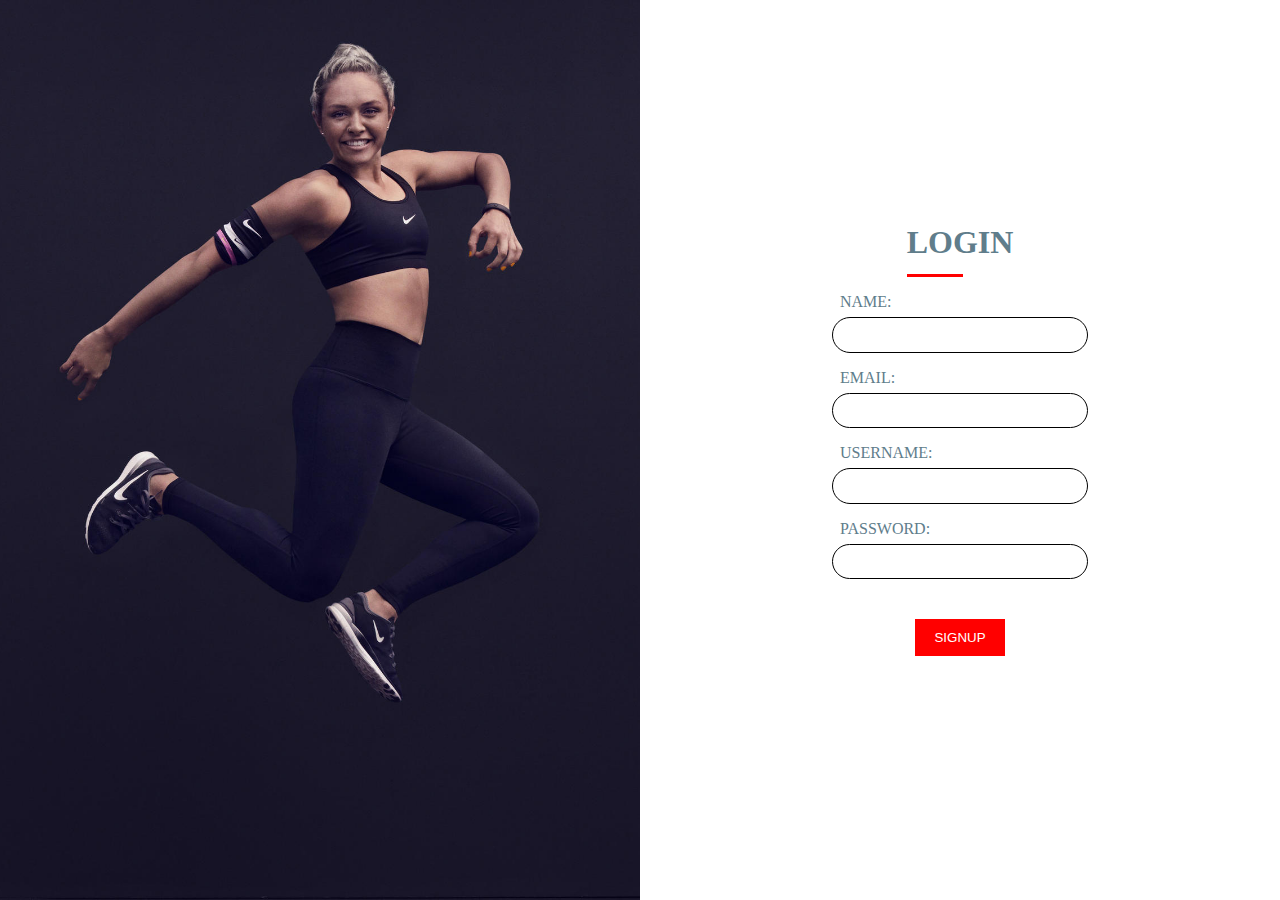
<file: mini project/signup.html>
<!DOCTYPE html>
<html lang="en">
<head>
    <meta charset="UTF-8">
    <meta http-equiv="X-UA-Compatible" content="IE=edge">
    <meta name="viewport" content="width=device-width, initial-scale=1.0">
    <title>VP</title>

    <style>
        *{
            margin: 0;
            padding: 0;
            box-sizing: border-box;
        }
        section{
            width:100vw;
            height:100vh;
            display: flex;
            flex-direction: row;
            position: relative;
        }
        .left-part{
            width:50%;
            height:100%;
            position: relative;
        }
        .image{
            object-fit: cover;
            position: absolute;
            width: 100%;
            height:100%;
            object-position: top;
            left:0;
            top:0;
        }
        .right-part{
            width:50%;
            height:100%; 
            display: flex;
            align-items: center;
            justify-content: center;
        }
        .form-box{
            width:40%;
     
        }
        .form-box h1{
            text-align: center;
            padding-bottom:1rem;
            text-transform: uppercase;
            position: relative;
            color:#607d8b;
        }

        .form-box h1::before{
            content: "";
            position: absolute;
            bottom:0;
            width:22%;
            height:0.2rem;
            background-color: red;
        }
        .input-box{
            padding-top:1rem;
        }
        .input-box input{
            width:100%;
            height:2.2rem;
            border-radius: 2rem;
            outline:none;
            border:1px solid black;
            margin-top:.4rem;
            text-align:center;
            color:red;
        }
        .input-box input:focus{
            border: 2px solid red;
        }
        .input-box span{
            margin-left:.5rem;
            text-transform: uppercase;
            color:#607d8b;
        }
        button{
            margin: 20px auto;
            display: block;
            width:35%;
            height:2.3rem;
            border:2px solid red;
            background-color: red;
            color:white;
            text-transform: uppercase;
            margin-top: 2.5rem;
            position: relative;
            transition: all .2s linear;
           
        }
         button:hover{
            color:#607d8b;
            background-color:white;
        } 
        @media (max-width:1024px) {
            .form-box {
             width: 58%;
            }
        }
        @media (max-width:768px) {
          
            .left-part {
                width: 100%;
                height: 100%;
                position: absolute;
            }

            .right-part {
                width: 100%;
                height: 100%;
                display: flex;
                align-items: center;
                justify-content: center;
                z-index:1;
            }
            .form-box {
             width: 60%;
             background:linear-gradient(rgba(0,0,0,0.3),rgba(0,0,0,0.5));
             padding:3rem;
            }
        }
        @media (max-width:425px)
        {
            .form-box{
                width:100%;
                padding:1rem;
            }
            .form-box h1::before{
               width:28%;
            }
        }
    </style>
</head>
<body>
    <section>
        <div class="left-part">
            <img src="athelete.jpg" class="image" alt="">
        </div>
        <div class="right-part">
            <div class="form-box">
                <h1>login</h1>
                <form action="action.php" method="post">
                   <div class="input-box">
                        <span>name:</span>
                        <input type="text" name="name" required>
                   </div>
                   <div class="input-box">
                        <span>email:</span>
                        <input type="email" name="email" required>
                   </div>
                   <div class="input-box">
                       <span>username:</span>
                       <input type="text" name="username" required>
                   </div>
                   <div class="input-box">
                       <span>password:</span>
                       <input type="text" name="password" minlength="8" maxlength="15">
                   </div>
                 <button type="submit">signup</button>

                
                </form>
            </div>
        </div>
    </section>
</body>
</html>
</file>
<file: mini project/style.css>
*{
    margin: 0;
    padding: 0;
    box-sizing: border-box;
}
body{
    font-family: 'Poppins', sans-serif;
    overflow-x: hidden;
}
.navbar{
    display: flex;
    align-items: center;
    padding: 20px;
    
}
.header{
    width:100vw;
    height:100vh;
    background-image: url("accessories/Screenshot\ \(6\).png");
    background-size:cover;
    background-position: center;
    background-repeat: no-repeat;
}
.sidenav {
    height: 100%; /* 100% Full-height */
    width: 0px; /* 0 width - change this with JavaScript */
    position: fixed; /* Stay in place */
    z-index: 1; /* Stay on top */
    top: 0; /* Stay at the top */
    left: 0;
    background-color: #111; /* Black*/
    overflow-x: hidden; /* Disable horizontal scroll */
    padding-top: 60px; /* Place content 60px from the top */
    transition: 0.5s; /* 0.5 second transition effect to slide in the sidenav */
  }
  
  /* The navigation menu links */
  .sidenav a {
    padding: 8px 8px 8px 32px;
    text-decoration: none;
    font-size: 25px;
    color: #818181;
    display: block;
    transition: 0.3s;
  }
  
  /* When you mouse over the navigation links, change their color */
  .sidenav a:hover {
    color: #f1f1f1;
  }
  
  /* Position and style the close button (top right corner) */
  .sidenav .closebtn {
    position: absolute;
    top: 0;
    right: 25px;
    font-size: 36px;
    margin-left: 50px;
  }
  
  /* Style page content - use this if you want to push the page content to the right when you open the side navigation */
  #main {
    transition: margin-left .5s;
    padding: 20px;
  }
  
  /* On smaller screens, where height is less than 450px, change the style of the sidenav (less padding and a smaller font size) */
  @media screen and (max-height: 450px) {
    .sidenav {padding-top: 15px;}
    .sidenav a {font-size: 18px;}
  }

  

.burger::before{
    transform: translateY(-10px);
}
.burger::after{
    transform: translateY(10px);
}


.open .burger{
    transform: translateX(-50px);
    background: transparent;
}


.open .burger::before{
    transform: rotate(45deg) translate(35px , -35px);
}
.open .burger::after{
    transform: rotate(-45deg) translate(35px , 35px);
}


a{
    text-decoration: none;
    color: #555;
}
p{
    color: #555;
}
.container{
    max-width: 13px;
    margin: auto;
    padding-right: 25px;
    padding-left: 25px;
    color:#fff;
}
.row{
    display: flex;
    align-items: center;
    flex-wrap:wrap;
    justify-content: space-around;
}
.col-1 h1{
position: absolute;
width: 452px;
height: 94px;
left: 108px;
top: 271px;

font-family: Raleway;
font-style: italic;
font-weight: 500;
font-size: 80px;
line-height: 94px;
/* identical to box height */
color: #E4842C;
}
.col-2 img{
    position: absolute;
    width: 470px;
    height: 430.83px;
    left: 478px;
    top: 269.26px;

 background: url(jordan-1-mid-taxi-university-gold-black-cd6759-007-release-date-info-2-removebg.png);
box-shadow: 0px 4px 10px rgba(0, 0, 0, 0.3);
transform: rotate(-12.87deg);
}
.btn{
    display: inline-block;
    background: #ff523b;
    color: #fff;
    padding:8px 30px;
    margin: 30px 0;
    border-radius: 30px;
    transition: background 0.5s;

}
.btn:hover{
    background: #563434;
}

.categories{
    margin: 70px 0;
}
.col-3{
    flex-basis:30%;
    min-width:250px;
    margin-bottom:30px;
}
.col-3 img{
    width: 100%;
}
.small-container{
    margin: auto;
    padding-left: 25px;
    padding-right: 25px;
}
.col-4{
    flex-basis:25%;
    padding:10px;
    min-width: 200px;
    margin-bottom: 50px;
    transition: transform 0.5s;
}
.col-4 img{
    width:100%;
}

.title{
    text-align:center;
    margin: 0 auto 80px;
    position:relative;
    line-height:60px;
    color:#555;
}
.title::after{
    content: '';
    background: #ff523b;
    width:80px;
    height:5px;
    border-radius: 5px;
    position: absolute;
    bottom: 0;
    left: 50%;
    transform: translateX(-50%);
}
.h4{
    color: #555;
    font-weight: normal;
}
.col-4 p{
    font-size: 14px;
}
.rating .fa{
    color: #ff523b;
}
.col-4:hover{
    transform: translateY(-5px);

}
.col-5{
    flex-basis: 50%;
    min-width:300px;
    padding-left:0;
}
.col-5 img{
    max-width: 100%;
    padding:50px 0;
   
}
.col-5 h1{
    font-size: 50px;
    line-height: 60px;
    margin:25px 0;
}
.limited{
    background: radial-gradient(#fff,#ffd6d6);
    margin-top:80px;
    padding:30px 0

}
.col-5 .limited-img{
    padding:50px;
}
small{
    
    color:#555
    bold;
}
.testimonial{
    padding-top: 100px;
}
.testimonial .col-3{
    text-align: center;
    padding:40px 20px;
    box-shadow: 0 0 20px 0px rgba(0,0,0,0.1);
    cursor: pointer;
    transition: transform 0.5s;
}

.testimonial .col-3 img{
    width: 50px;
    margin-top: 20px;
    border-radius: 20%;
}
.testimonial .col-3:hover{
    transform: translateY(-10px)
}
.fa.fa-quote-left{
    font-size: 34px;
    color:#ff523b;
}
.col-3 p{
    font-size: 12px;
    margin:12px 0;
    color: #777;
}
.testimonial .col-3 h3{
    font-weight: 600;
    color: #555;
    font-size: 16px;
}
/*--------brands-------*/
.brands{
    margin: 100px auto;
}
.col-6{
    width:100px;
}
.col-6 img{
    width:100%;
    cursor: pointer;
    filter: grayscale(100%);
}
.col-6 img:hover{
    filter: grayscale(0);
}
/*------footer-------*/
.footer{
    background: #000;
    color: #8a8a8a;
    font-size: 14px;
    padding: 60px 0 20px;
}
.footer p{
    color: #8a8a8a;
}
.footer h3{
    color: #fff;
    margin-bottom: 20px;
}
.footer-col-1, .footer-col-2, .footer-col-3, .footer-col-4{
    min-width:250px;
    margin-bottom: 20px;
}
.footer-col-1{
    flex-basis: 30%;
}
.footer-col-2{
    flex: 1;
    text-align: center;
}
.footer-col-2 img{
    width: 100px;
    margin-bottom: 20px;
}
.footer-col-3, .footer-col-4{
    flex-basis: 12%;
    text-align: center;
}
ul{
    list-style-type: none;
}
.app-logo{
    margin-top: 20px;
}
.app-logo img{
    width:140px;
}
.footer hr{
    border:none;
    background: #b5b5b5;
    height: 1px;
    margin:20px 0;
}
.copyright{
    text-align: center;
}
.menu-icon{
    width: 28px;
    margin-left: 20px;
}
/*-------------media query for menu----------*/
@media only screen and (max-width: 800px){
    nav ul{
        position: absolute;
        top: 70px;
        left: 0;
        background: #333;
        width: 100%;
        overflow: hidden;
        transition: max=-height 0.5s;
    }
    nav ul li{
        display: block;
        margin-right: 50px;
        margin-top:10px;
        margin-bottom: 10px;
    }
    nav ul li a{
        color: #fff;
    }
    .menu-icon{
        display: block;
        cursor: pointer;
    }
}
/*--------------all products page---------*/
.row-2{
    justify-content: space-between;
    margin: 100px auto 50px;
}
 select{
     border: 1px solid #ff523b;
     padding: 5px;
 }
 select:focus{
     outline: none;
 }
 .page-btn{
     margin: 0 auto 80px;
 }
 .page-btn span{
     display: inline-block;
     border: 1px solid #ff523b;
     margin-left: 10px;
     width: 40px;
     height: 40px;
     text-align: center;
     line-height: 40px;
     cursor: pointer;
}
.page-btn span:hover{
    background: #ff523b;
    color: #fff;
}

/*-----single product details------*/
.single-prodcut{
    margin-top: 80px;
}
.single-prodcut .col-8 img{
    padding: 0;
}
.single-prodcut .col-8{
    padding:20px;
}
.single-prodcut h4{
    margin:20px 0;
    font-size: 22px;
    font-weight: bold;
}
.single-prodcut select{
    display: block;
    padding: 10px;
    margin-top: 20px;
}
.single-prodcut input{
    width:50px;
    height:40px;
    padding-left:10px;
    font-size: 20px;
    margin-right: 10px;
    border: 1px solid #ff523b;
}
input:focus{
    outline: none;
}
.small-img-row{
    display:flex;
    justify-content:space-evenly;
}
.small-img-col{
    flex-basis: 24%;
    cursor: pointer;
}
<!---------cart items ------->
.cart-page{
    margin: 80px auto;
}
table{
    width: 100%;
    border-collapse: collapse;
}
.cart-info{
    display: flex;
    flex-wrap: wrap;
}
th{
    text-align: left;
    padding: 5px;
    color: #fff;
    background: #ff523b;
    font-weight: normal;
}
td{
    padding: 10px 5px;
}
td input{
    width: 40px;
    height: 30px;
    padding: 5px;
}
td a{
    color: #ff523b;
    font-size: 12px;
}
td img{
    width: 120px;
    height: 120px;
    margin-right: 10px;
}
.total-price{
    display: flex;
    justify-content: flex-end;
}
.total-price table{
    border-top:3px solid #ff523b;
    width:100%
    max-width: 350px;
}
td:last-child{
    text-align: right;
}
th:last-child{
    text-align: right;
}
/*media query for less than 600 screen size*/
@media only screen and (max-width: 600px){
    .row{
        text-align: center;
    }
    .col-2, .col-3, .col-4{
        flex-basis: 100%;
    }

}
</file>
<file: NETFLIX-W/style.css>
*{
    margin: 0;
    padding: 0;
    box-sizing: border-box;
}
body{
    font-family: 'Roboto', sans-serif;
}
.banner{
    background-image: url(./resources/banner-3.jpg);
    height:78vh;
    width: 100%;
    /* filter: brightness(50%); */
    image-rendering: crisp-edges;
    image-rendering: pixelated;
    background: linear-gradient(0,black,0,0);
    border-bottom:  8px solid #222;
    
}
.logo img{
    height: 100px;
    width: 180px;
    margin-left: 55px;
}

.lang{
    font-size: 80px;
    float: right;
    margin-right:10%;
    margin-top: -6.5%;
}
.lang select{
    padding-left: 20px;
    background-color:rgb(31, 27, 27);
    color: white;
    width: 90px;
    height: 34px;
    border: 0.5px solid white;
    font-family: Arial, Helvetica, sans-serif;
    letter-spacing: 0.2px;
}

.sign-in button{
    background-color: #e50914;;
    color: white;
    width: 84px;
    height: 40px;
    font-family: Arial, Helvetica, sans-serif;
    float: right;
    margin-top: -3.8%;
    margin-right:4%;
    border-radius: 8%;
    font-size: medium;
    padding-right: 10px;
    padding-left: 10px;
}

#text{
    height: 75%;
    width: 60%;
    display: flex;
    justify-content: center;
    align-items: center;
    margin-left: 350px;
    margin-top:35px;
}
.h1-t h1{
    color: white;
    font-size: 60px;
    margin-left: 65px;
    margin-bottom: 25px;
    
}
.h1-t h2{
    color: white;
    margin-bottom: 10px;
    margin-left: 190px;
    font-weight: normal;
    }
.h1-t p{
    color: white;
    margin-left: 80px;
    margin-bottom: 5px;
    margin-top: 25px;
    font-size: 1.2rem;
}
.h1-t input{
    height: 70px;
    width: 500px;
    margin-left: 10px;
    margin-top: 15px;
}
.h1-t button{
    height: 68px;
    width: 220px;
    background-color:#e50914;
    color: white;
    border: none;
    font-size: 30px;
    margin-top: 20px;
    margin-right: -5px;
    padding-bottom: 15px;
    padding-top: 5px;
    padding-left: 3px;
    padding-left: 5px;
}
.h1-t button:hover{
    background-color: #e8121d;
}

#anime-banner{
    height: 50vh;
    width: 100%;
    background-color:black;
    display: flex;
    align-items: center;
    justify-content: center;
    border-bottom:  8px solid #222;
}

#ani-article{
    height: 45vh;
    width:70%;
    display: flex;

}

.ani-text{
    height: 48vh;
    width: 50%;
    color: white;
    padding-left: 120px;
    padding-top: 92px;
}
.ani-text h1{
    font-size: 48px;
    padding-bottom: 15px;
}

.ani-text h2{
    font-weight: 400;
}

.anime-card{
    align-items: center;
    justify-content: center;
    display: flex;
 
}
.story-cardvideo{

    height: 220.88px;
    width:384px;

    /* z-index: 2; */
    margin-bottom: 11px;
    margin-right: 6px;

}
.story-cardimg{
    height: 395px;
    width: 530px;
    position: absolute;
 
}

#thirdbanner{
    height: 50vh;
    width: 100%;
    background-color:black;
    display: flex;
    justify-content: center;
    align-items: center;
    border-bottom:  8px solid #222;
}
#thirdarticle{
    height: 45vh;
    width: 75%;
    display: flex;
}

.stranger-things{
    height: 45vh;
    width: 45%;
}

.third-text{
    height:45vh;
    width: 55%;
    padding-top: 95px;
    
}

.stranger-things img{
    height: 340px;
    width: 440px;
    margin-left: 45px;
}

.box{
    height: 95px;
    width: 325px;
    background-color: black;
    border: 4px solid #222;
    margin-left: 105px;
    margin-top: -120px;
    position: absolute;
    padding-top: 15px;
    padding-left: -15px;
    color: white;
    border-radius: 15px;
}
.box h1{
    font-weight: 500;
    padding-right: 15px;
    padding-top: 10px;
}
.box h2{
    font-size: small;
    color: #0071eb;
    padding-right: 25px;
}
.box img{
    float: left;
    height: 70px;
    width: 55px;
    margin-right: 15px;
    margin-bottom: 30px;
    margin-left: 10px;
}
.third-text h1{
    color: white;
    margin-left: 85px;
    font-size: 50px;
    font-weight: 700;

}

.third-text h2{
    color: white;
    margin-left:85px;
    padding-top: 20px;
    font-weight: 400;
}

#fourth-sec{
    height: 55vh;
    width: 100%;
    background-color: black;
    display: flex;
    justify-content: center;
    align-items: center;
    border-bottom:  8px solid #222;
}

#fourth-article{
    height: 45vh;
    width: 75%;
    display: flex;
    /* border: 2px white solid; */
}

.fourth-text{
    height: 45vh;
    width: 45%;
    /* border:2px white solid; */
    color: white;
    padding-top: 135px;
    padding-left: 125px;
}

.fourth-img{
    height:45vh;
    width: 55%;

    display: flex;
    align-items: center;
    justify-content: center;

}
.fourth-text h1{
    font-size: 50px;
    font-weight: 700;
}
.fourth-text h2{
    font-size: 25px;
    padding-top: 25px;
    font-weight: 400;
}

.fourth-img video{
    height: 197px;
    width: 349px;

}
.fourth-img img{
    height: 416px;
    width:555px;
    margin-top: 15px;
    position: absolute;
}

#fifth-banner{
    height: 55vh;
    width: 100%;
    background-color: black;
    display: flex;
    justify-content: center;
    align-items: center;

}

#fifth-article{
    height: 45vh;
    width: 75%;
    /* border: 2px solid white; */
    display: flex;
}

.fifth-img{
    height:45vh;
    width: 50%;
    /* border: 2px white solid; */
    display: flex;
    align-items: center;
    justify-content: center;
}

.fifth-img img{
    height: 378px;
    width: 504px;
    margin-left: 45px;
}

.fifth-text{
    height: 45vh;
    width: 50%;
    /* border: 2px white solid; */
    color: white;
    justify-content: center;
    padding-top:95px;
}

.fifth-text h1{
    font-size: 50px;
    padding-left: 55px;
}

.fifth-text h2{
    font-size: 25px;
    font-weight: 500;
    padding-top: 25px;
    padding-left: 55px;
}
</file>
<file: spotify/style.css>
*{
    margin:0;
    padding: 0;
    box-sizing:content-box;
}
html,body
{
    font-family: 'Roboto', sans-serif
}
article{
    height:80px;
    width: 100%;
    background-color: black;
    display: flex;
    margin: auto;
    align-items: center;
    justify-content: space-between;
}

#svg1{
    height: 60px;
    width: 130px;
    fill: white;
    padding-top: 20px;
    padding-right:0;
    padding-left:385px;
    float: left;
}

.nav2 ol{
   height: 70px;
   width: 70%;
    display: flex;
    float: right;
    align-items: center;
    list-style: none;
}
.nav2 ol :hover{
    color: green;
}
.nav2{
    height: 100%;
    width: 69%;
}
.nav2 a{
    width: 30%;
    font-weight: 700;
    color:white;
    padding: 28px 17px 18px 48px;
    text-decoration: none;
}
.download
{
    position: relative;
}
.separator{

    height:30px;
    width:2px;
    top:0;
    left:80px;
    background-color: white;
}
.middle{
    background-color:rgb(153, 51, 153);
    height: 66vh;
    width: 100%;
    margin-top: 0;
    display: flex;
}
.middle h4{
    margin-bottom: 40px;
}
.middle-text h1{
    /* margin:0px;
    padding-right:0px; */
    max-width: 100%;
    font-weight: 900;
    display: inline-block;
    letter-spacing: 0.25px;
    font-size:60px;
}
.middle-text{
    color: white;
    height: 150px;
    display: flex;
    align-items: center;
    margin-left: 20%;
    padding-top: 80px;
    display: inline-block;
    
}
 .middle-img img{
    height:60%;
    width: 20%;
    float: right;
    display: block;
    padding-right:410px;
    padding-bottom: 300px;
    align-items: center;
} 
.middle-text h2{
    padding-top: 25px;
    font-size: 20px;
    font-weight: medium;
}

.middle-text button{
    margin-top: 40px;
    font-weight: 800;
    width: 170px;
    height: auto;
    background-color: black;
    color: white;
    padding: 14px 4px 14px 14px;
    border: none;
    text-align: center;
    display:inline-block;
    border-radius: 20px;
}
.middle-text button a{
    color: white;
    text-decoration: none;
    cursor: pointer;
}
.middle-text button a :visited{
    color: white;
    text-decoration: none;
}
.middle-text button:hover{
    transform: scale(1.2);
}


.middle-text p{
    margin-top: 70px;
    font-size: small;
}
.middle-img img{
    height: 65%;
    width: 50%;
    margin-top: 100px;
    display: inline-block;
    padding-right: 340px;
    padding-top: 10px;
    padding-left: 25px;
    margin-bottom: 80px;
}

.bottom{
    background-color:  rgb(41, 65, 171);
    height: 78vh;
    width: 100%;
    background-image: url(./resources/banner.svg);
    background-size:cover;
    background-position: center;
    object-fit: contain;
    /* position: absolute; */
}

.bottom-text p {
    margin-top: 70px;
    font-size: small;
    padding-bottom:80px;
    font-weight: 700;
    justify-content: space-between;

}

.bottom-text{
    color:  #1ed760;
    height: 150px;
    display: flex;
    align-items: center;
    margin-left: 20%;
    padding-top: 10px;
    display: inline-block;
    letter-spacing: 2px;
}
.bottom-text h1{
    margin-top: -80px;
    max-width: 100%;
    font-weight: 900;
    display: inline-block;
    letter-spacing: 0.25px;
    font-size:60px;

}
.bottom-text h2{
    padding-top: 50px;
    font-weight: 400;
}
.bottom-text button{
    margin-top: 50px;
    width: 200px;
    height: 48px;
    border-radius: 25px;
    background-color: #1ed760;
    color: #2941AB;
    font-weight: bolder;
    font-size: 300;
    cursor: pointer;
    border-color: #1ed760;
    border-style: none;
}
.bottom-text button:hover{
    transform: scale(1.1);
}
bottom-text button a :hover{
    text-decoration: none;
} 
.niche{
    width: 100%;
    height: 55vh;
    background-color: black;
}
.oye-oye{
    height: 45vh;
    width: 70%;
    margin: 0 auto;
    justify-content: space-between;
    display: flex;
    align-items: center;
}
.footer-logo {
    height: 40vh;
    width: 20%;
    padding-left: 95px;
    padding-top: 85px;
}



.footer-ol-1{
    height: 40vh;
    width: 20%;
    padding-top: 100px;
    padding-right: 20px;
}
.footer-ol-1 ol :hover{
    cursor: pointer;
    color: green;
}
.footer-ol-2 {
    height: 40vh;
    width: 20%;
    padding-top: 100px;
    padding-right: 50px;
}
.footer-ol-1 ol{
   
    color: white;
    list-style: none;
    /* padding-top: 40px; */
    font-size: medium;
}
.comp{
    color:  #919496;
}
.footer-ol-2 ol{
    color: white;
    
    list-style: none;
}
.footer-ol-2 ol :hover{
    cursor: pointer;
    color: green;
}
.comm{
    color:  #919496;
}

#svg2{
    fill: white;
    width: 60%;
}
.footer-ol-3{
        height: 40vh;
        width: 20%;
        padding-top: 100px;
        padding-right: 200px;
    }
.footer-ol-3 ol{
    
        color: white;
        list-style: none;
    }
.footer-ol-3 ol :hover{
        cursor: pointer;
        color: green;
    }

.use{
    color:  #919496;
}

.social{
    color:grey;
    height: 40vh;
        width: 20%;
        font-size: 40px;
        display: flex;
        padding-top: 100px;
        padding-right: 150px;
}
.insta{
    height: 20px;
    width: 30px;
    border-radius: 50%;
    padding-right: 20px;
}

.facebook{
    height: 20px;
    width: 30px;
    border-radius: 50%;
    padding-right: 20px;
}

.twitter{
    height: 20px;
    width: 30px;
    border-radius: 50%;
    padding-right: 20px;
}
.insta :hover{
    transform: scale(1.1);
    color: #1ed760;
}
.facebook :hover{
    transform: scale(1.1);
    color: #1ed760;
}
.twitter :hover{
    transform: scale(1.1);
    color: #1ed760;
}
</file>
